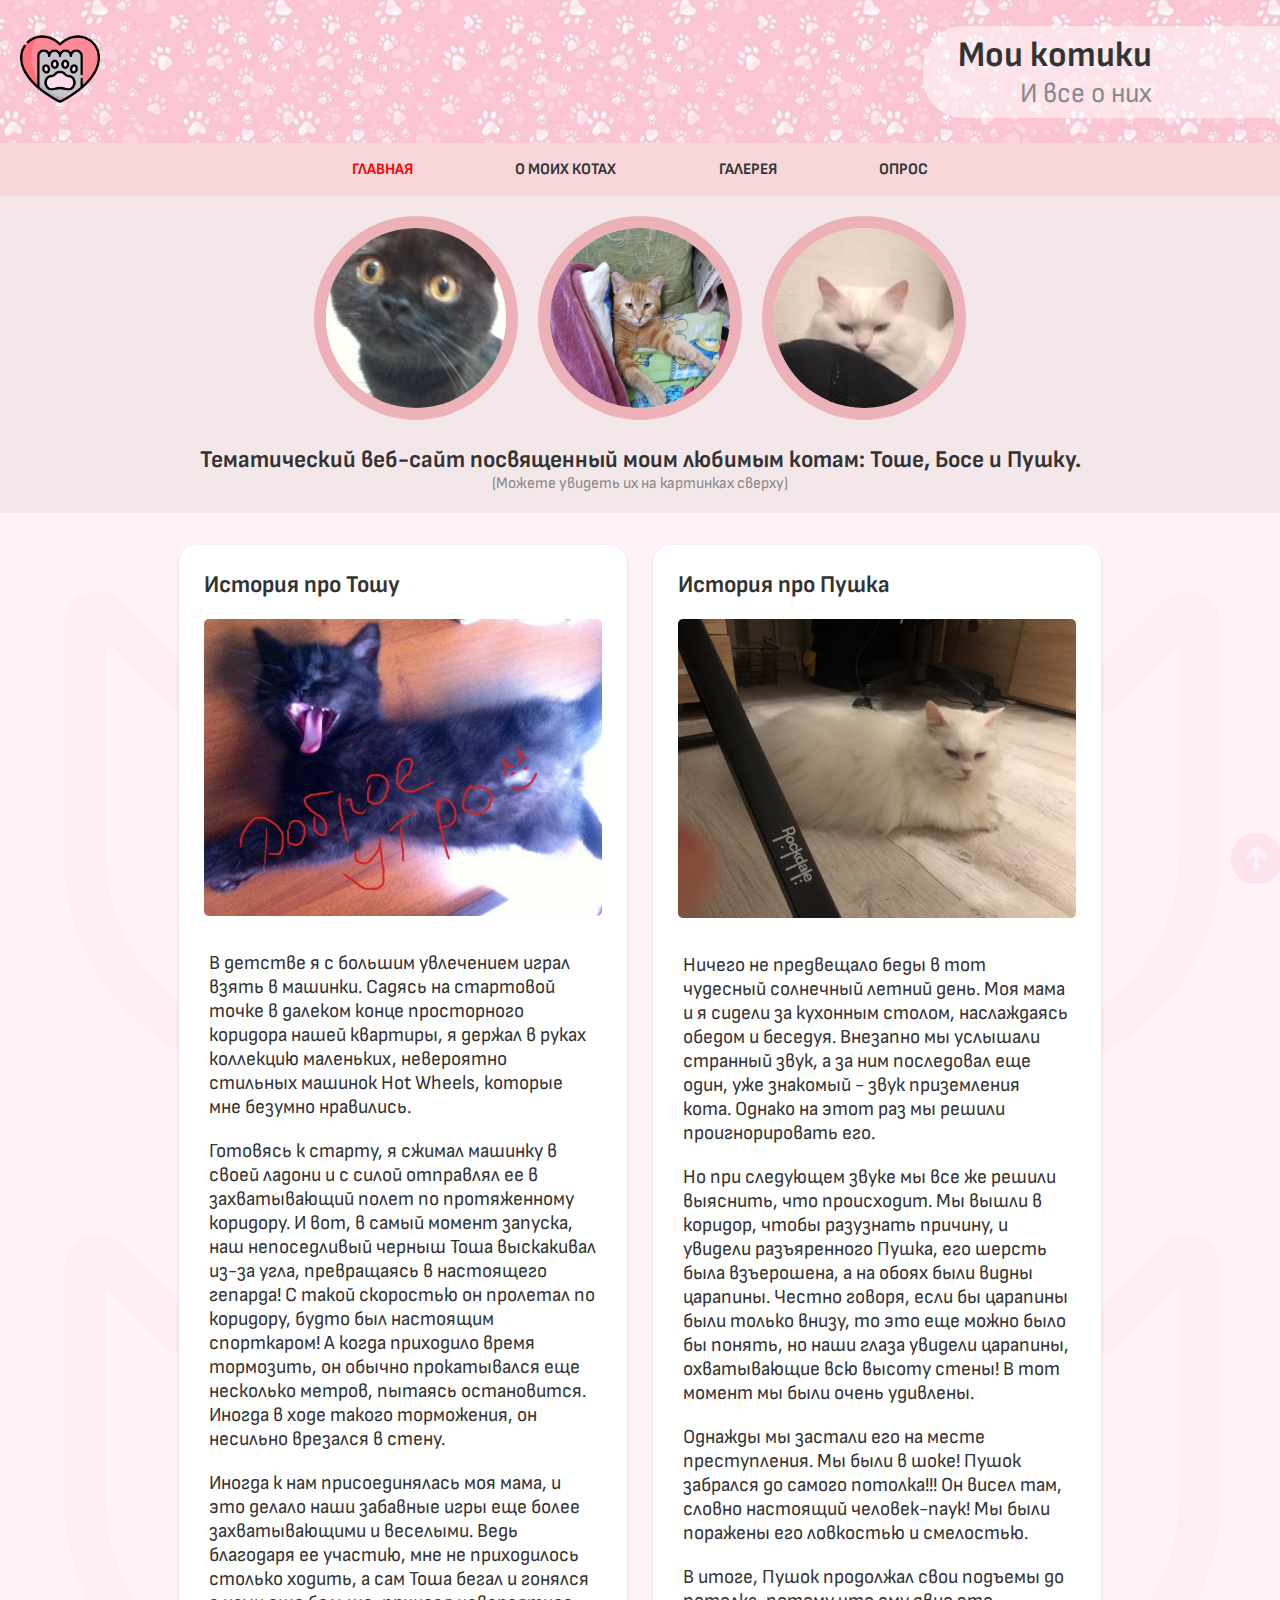
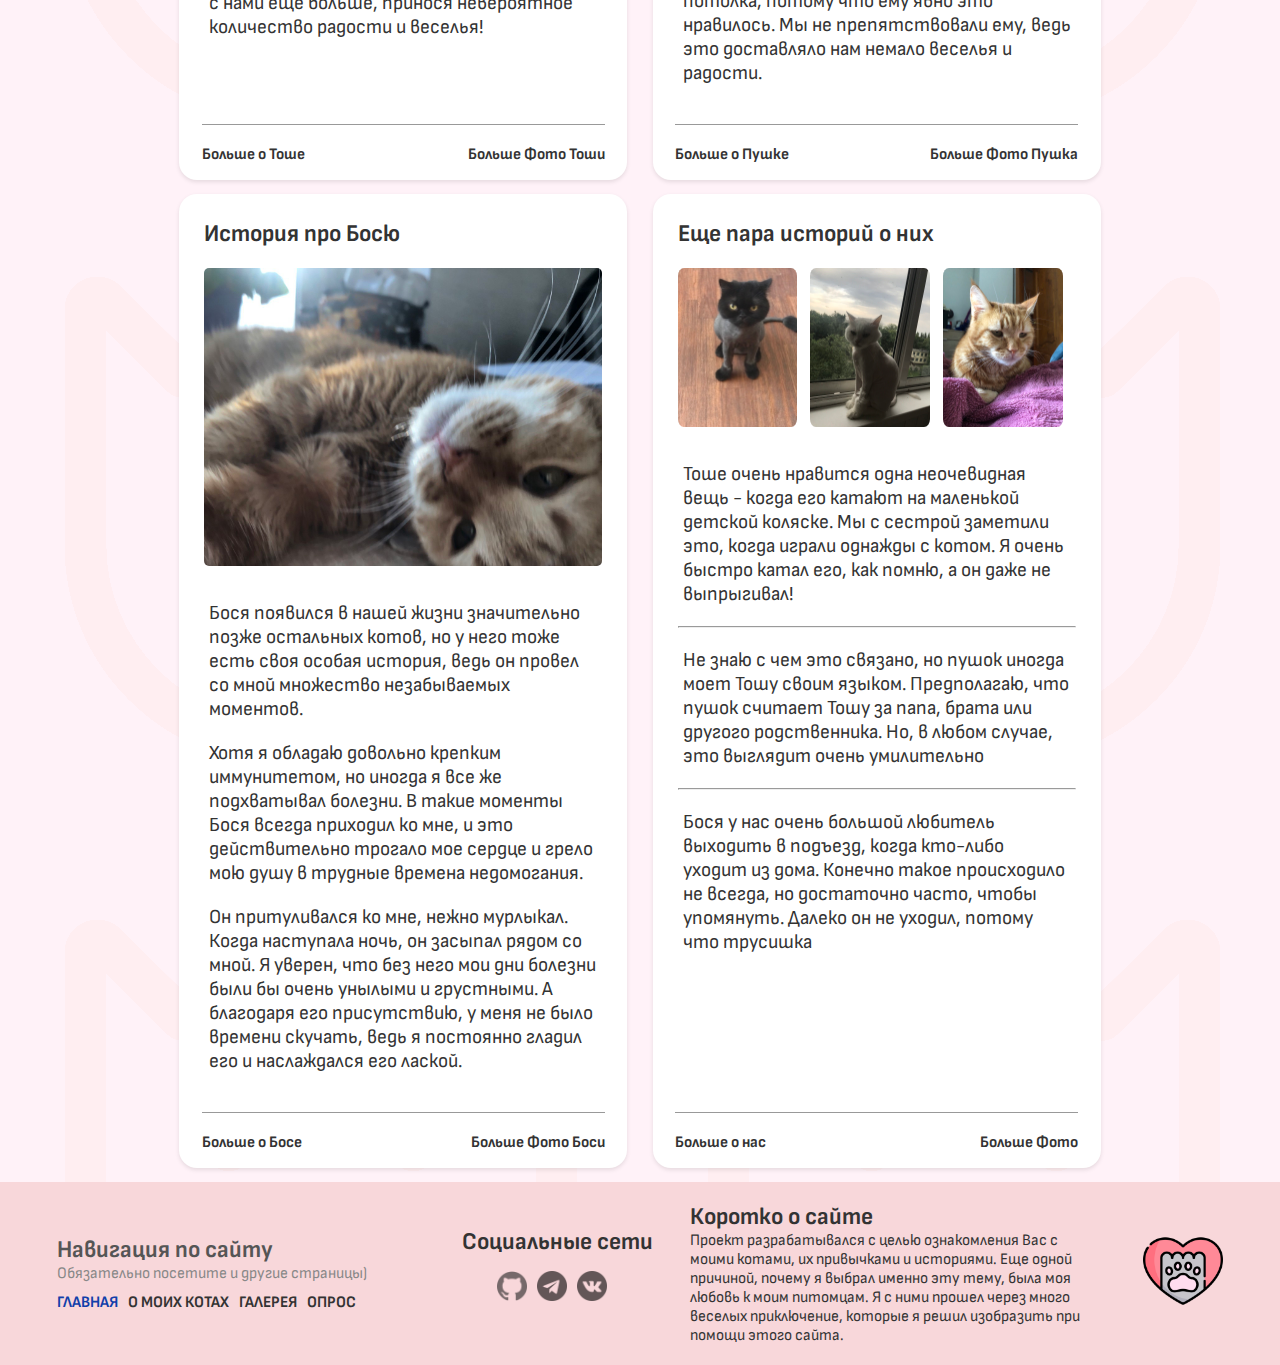
<file: index.html>
<!DOCTYPE html>
<html lang="">
<head>
    <meta charset="utf-8">
    <meta name="viewport" content="width=device-width, initial-scale=1">
    <meta name="description" content="Главная Сайт Данила Костина из группы ИС-23 о его котах.">
    <meta name="Keywords" content="Бося, Пушок, Тоша, ИС-23, Костин Данил, коты">
    <link rel="shortcut icon" href="img/Logo.png" type="image/png">
    <link rel="stylesheet" type="text/css" href="styles/style_index.css">

    <title>Мои питомцы</title>
</head>
<body class="b-page">
    <div class="b-head">
        <div class="b-head__top">
            <div class="b-head-top">
                <div class="b-head-top__logo">
                    <div class="b-logo">
                        <img src="img/Logo.png" alt="Logo" class="b-logo__img">
                    </div>
                </div>
                <div class="b-head-top__text">
                    <div class="b-head-top-text">
                        <div class="b-head-top__header">
                            Мои котики
                        </div>
                        <div class="b-head-top__subtext">
                            И все о них 
                        </div>
                    </div>
                </div>
            </div>
        </div>
        <div class="b-head__menu">
            <div class="b-menu">
                <a href="#" class='b-link b-link_menu b-link_menu_active' >ГЛАВНАЯ</a>
                <a href="about.html" class='b-link b-link_menu' >О МОИХ КОТАХ</a>
                <a href="gallery.html" class='b-link b-link_menu'>ГАЛЕРЕЯ</a>
                <a href="form.html" class='b-link b-link_menu'>ОПРОС</a>
            </div>
        </div>
    </div>

    <div class="b-preview">
        <div class="b-preview__images">
            <div class="b-preview-images">
                <div class="b-preview-images">
                    <img src="img/tosha1.png" alt="Тоша" class="b-img_preview-images b-img_radius-100">
                </div>
                <div class="b-preview-images">
                    <img src="img/bosya1.png" alt="Бося" class="b-img_preview-images b-img_radius-100">
                </div>
                <div class="b-preview-images">
                    <img src="img/pushok1.png" alt="Пушок" class="b-img_preview-images b-img_radius-100">
                </div>
            </div>
        </div>
        <div class="b-preview__text">
            <div class="b-preview-text">
                <div class="b-preview-text__header">
                    Тематический веб-сайт посвященный моим любимым котам: Тоше, Босе и Пушку.
                </div>
                <div class="b-preview-text__subtext">
                    (Можете увидеть их на картинках сверху)
                </div>
            </div>
        </div>
    </div>

    <div class="b-main">

        <div class="b-main__item">
            <div class="b-article clearfix">
                <div class="b-article__header">
                    История про Тошу
                </div>
                <div class="b-article__content">
                    <div class="b-content">
                        <div class="b-content__images">
                            <div class="b-content-images">
                                <div class="b-content__img">
                                    <img src="img/tosha3.png" alt="Тоша" class="b-img_content b-img_content_big ">
                                </div>
                            </div>
                        </div>
                        <div class="b-content__text">
                            <p>В детстве я с большим увлечением играл взять в машинки. Садясь на стартовой точке в далеком конце просторного коридора нашей квартиры, я держал в руках коллекцию маленьких, невероятно стильных машинок Hot Wheels, которые мне безумно нравились.</p>
                            <p>Готовясь к старту, я сжимал машинку в своей ладони и с силой отправлял ее в захватывающий полет по протяженному коридору. И вот, в самый момент запуска, наш непоседливый черныш Тоша выскакивал из-за угла, превращаясь в настоящего гепарда! С такой скоростью он пролетал по коридору, будто был настоящим спорткаром! А когда приходило время тормозить, он обычно прокатывался еще несколько метров, пытаясь остановится. Иногда в ходе такого торможения, он несильно врезался в стену.</p>
                            <p>Иногда к нам присоединялась моя мама, и это делало наши забавные игры еще более захватывающими и веселыми. Ведь благодаря ее участию, мне не приходилось столько ходить, а сам Тоша бегал и гонялся с нами еще больше, принося невероятное количество радости и веселья!</p>
                        </div>
                    </div>
                </div>
                <div class="b-article__footer">
                    <div class="b-article-footer">
                        <div class="b-article-footer__nav">
                            <a href="about.html#tosha" class="b-link b-link_nav">Больше о Тоше</a>
                            <a href="gallery.html#tosha" class="b-link b-link_nav">Больше Фото Тоши</a>
                        </div>
                    </div>  
                </div>
            </div>
        </div>    

        

        <div class="b-main__item">
            <div class="b-article clearfix">
                <div class="b-article__header">
                    История про Пушка
                </div>
                <div class="b-article__content">
                    <div class="b-content">
                        <div class="b-content__images">
                            <div class="b-content-images">
                                <div class="b-content__img">
                                    <img src="img/pushok3.png" alt="Тоша" class="b-img_content b-img_content_big">
                                </div>
                            </div>
                        </div>
                        <div class="b-content__text">
                            <p>Ничего не предвещало беды в тот чудесный солнечный летний день. Моя мама и я сидели за кухонным столом, наслаждаясь обедом и беседуя. Внезапно мы услышали странный звук, а за ним последовал еще один, уже знакомый - звук приземления кота. Однако на этот раз мы решили проигнорировать его.</p>
                            <p>Но при следующем звуке мы все же решили выяснить, что происходит. Мы вышли в коридор, чтобы разузнать причину, и увидели разъяренного Пушка, его шерсть была взъерошена, а на обоях были видны царапины. Честно говоря, если бы царапины были только внизу, то это еще можно было бы понять, но наши глаза увидели царапины, охватывающие всю высоту стены! В тот момент мы были очень удивлены.</p>
                            <p>Однажды мы застали его на месте преступления. Мы были в шоке! Пушок забрался до самого потолка!!! Он висел там, словно настоящий человек-паук! Мы были поражены его ловкостью и смелостью.</p>
                            <p>В итоге, Пушок продолжал свои подъемы до потолка, потому что ему явно это нравилось. Мы не препятствовали ему, ведь это доставляло нам немало веселья и радости.</p>
                        </div>
                    </div>
                </div>
                <div class="b-article__footer">
                    <div class="b-article-footer">
                        <div class="b-article-footer__nav">
                            <a href="about.html#pushok" class="b-link b-link_nav">Больше о Пушке</a>
                            <a href="gallery.html#tosha" class="b-link b-link_nav">Больше Фото Пушка</a>
                        </div>
                    </div>  
                </div>
            </div>
        </div>

        <div class="b-main__item">
            <div class="b-article clearfix">
                <div class="b-article__header">
                    История про Босю
                </div>
                <div class="b-article__content">
                    <div class="b-content">
                        <div class="b-content__images">
                            <div class="b-content-images">
                                <div class="b-content__img">
                                    <img src="img/bosya3.png" alt="Тоша" class="b-img_content b-img_content_big">
                                </div>
                            </div>
                        </div>
                        <div class="b-content__text">
                            <p>Бося появился в нашей жизни значительно позже остальных котов, но у него тоже есть своя особая история, ведь он провел со мной множество незабываемых моментов.</p>
                            <p>Хотя я обладаю довольно крепким иммунитетом, но иногда я все же подхватывал болезни. В такие моменты Бося всегда приходил ко мне, и это действительно трогало мое сердце и грело мою душу в трудные времена недомогания.</p>
                            <p>Он притуливался ко мне, нежно мурлыкал. Когда наступала ночь, он засыпал рядом со мной. Я уверен, что без него мои дни болезни были бы очень унылыми и грустными. А благодаря его присутствию, у меня не было времени скучать, ведь я постоянно гладил его и наслаждался его лаской.</p>
                        </div>
                    </div>
                </div>
                <div class="b-article__footer">
                    <div class="b-article-footer">
                        <div class="b-article-footer__nav">
                            <a href="about.html#bosya" class="b-link b-link_nav">Больше о Босе</a>
                            <a href="gallery.html#bosya" class="b-link b-link_nav">Больше Фото Боси</a>
                        </div>
                    </div>  
                </div>
            </div>
        </div>

        <div class="b-main__item">
            <div class="b-article clearfix">
                <div class="b-article__header">
                    Еще пара историй о них
                </div>
                <div class="b-article__content">
                    <div class="b-content">
                        <div class="b-content__images">
                            <div class="b-content-images">
                                <div class="b-content__img">
                                    <img src="img/tosha6.png" alt="Тоша" class="b-img_content b-img_content_small b-img_radius-50">
                                </div>
                                <div class="b-content__img b-content__img_small">
                                    <img src="img/pushok2.png" alt="Тоша" class="b-img_content b-img_content_small b-img_radius-50">
                                </div>
                                <div class="b-content__img b-content__img_small">
                                    <img src="img/bosya5.png" alt="Тоша" class="b-img_content b-img_content_small b-img_radius-50">
                                </div>
                            </div>
                        </div>
                        <div class="b-content__text">
                            <p>Тоше очень нравится одна неочевидная вещь - когда его катают на маленькой детской коляске. Мы с сестрой заметили это, когда играли однажды с котом. Я очень быстро катал его, как помню, а он даже не выпрыгивал!</p>
                            <hr>
                            <p>Не знаю с чем это связано, но пушок иногда моет Тошу своим языком. Предполагаю, что пушок считает Тошу за папа, брата или другого родственника. Но, в любом случае, это выглядит очень умилительно</p>
                            <hr>
                            <p>Бося у нас очень большой любитель выходить в подъезд, когда кто-либо уходит из дома. Конечно такое происходило не всегда, но достаточно часто, чтобы упомянуть. Далеко он не уходил, потому что трусишка</p>
                        </div>
                    </div>
                </div>
                <div class="b-article__footer">
                    <div class="b-article-footer">
                        <div class="b-article-footer__nav">
                            <a href="about.html" class="b-link b-link_nav">Больше о нас</a>
                            <a href="gallery.html" class="b-link b-link_nav">Больше Фото</a>
                        </div>
                    </div>  
                </div>
            </div>
        </div>
    </div>

    <div class="b-footer">
        <div  class="b-footer__nav">
            <div class="b-footer-nav">
                <div class="b-footer-nav__text">
                    <div class="b-footer-nav-text">
                        <div class="b-footer-nav__header">
                            Навигация по сайту
                        </div>
                        <div class="b-footer-nav__subtext">
                            Обязательно посетите и другие страницы)
                        </div>
                    </div>
                    <div class="b-footer-nav__links">
                        <div class="b-footer-nav-links">
                <a href="#" class='b-link b-link_footer-nav b-link_footer-nav_active' >ГЛАВНАЯ</a>
                <a href="about.html" class='b-link b-link_footer-nav' >О МОИХ КОТАХ</a>
                <a href="gallery.html" class='b-link b-link_footer-nav'>ГАЛЕРЕЯ</a>
                <a href="form.html" class='b-link b-link_footer-nav'>ОПРОС</a>
                        </div>
                    </div>
                </div>
            </div>
        </div>
        <div  class="b-footer__social">
            <div class="b-networks">
                <div class="b-networks__header">
                    Социальные сети
                </div>
                <div class="b-networks__links">
                    <div class="b-networks__github">
                        <a href="https://github.com/danilporkchop15" class="b-link b-link_networks"><img src="img/github.png" alt="github" class="b-img_networks"></a>
                    </div>
                    <div class="b-networks__telegram">
                        <a href="https://t.me/porkchoppppppp" class="b-link b-link_networks"><img src="img/telegram.png" alt="telegram" class="b-img_networks"></a>
                    </div>
                    <div class="b-networks__vk">
                        <a href="https://vk.com/oceanm4n" class="b-link b-link_networks"><img src="img/vk.png" alt="vk" class="b-img_networks"></a>
                    </div>
                </div>
            </div>
        </div>
        <div  class="b_footer__about">
            <div class="b-about">
                <div class="b-about__header">
                    Коротко о сайте
                </div>
                <div class="b-about__text">
                    Проект разрабатывался с целью ознакомления Вас с моими котами, их привычками и историями. Еще одной причиной, почему я выбрал именно эту тему, была моя любовь к моим питомцам. Я с ними прошел через много веселых приключение, которые я решил изобразить при помощи этого сайта.
                </div>
            </div>
        </div>
        <div class="b-footer__logo">
            <div class="b-logo">
                <img src="img/Logo.png" alt="Logo" class="b-logo__img">
            </div>
        </div>
    </div>

    <div class="b-to-top"> 
        <div class="b-to-top_img">
            <a href="#"><img src="img/up.png" alt="наверх   " class="b-img_to-top"></a>
        </div>  
    </div>

</body>
</html>
</file>
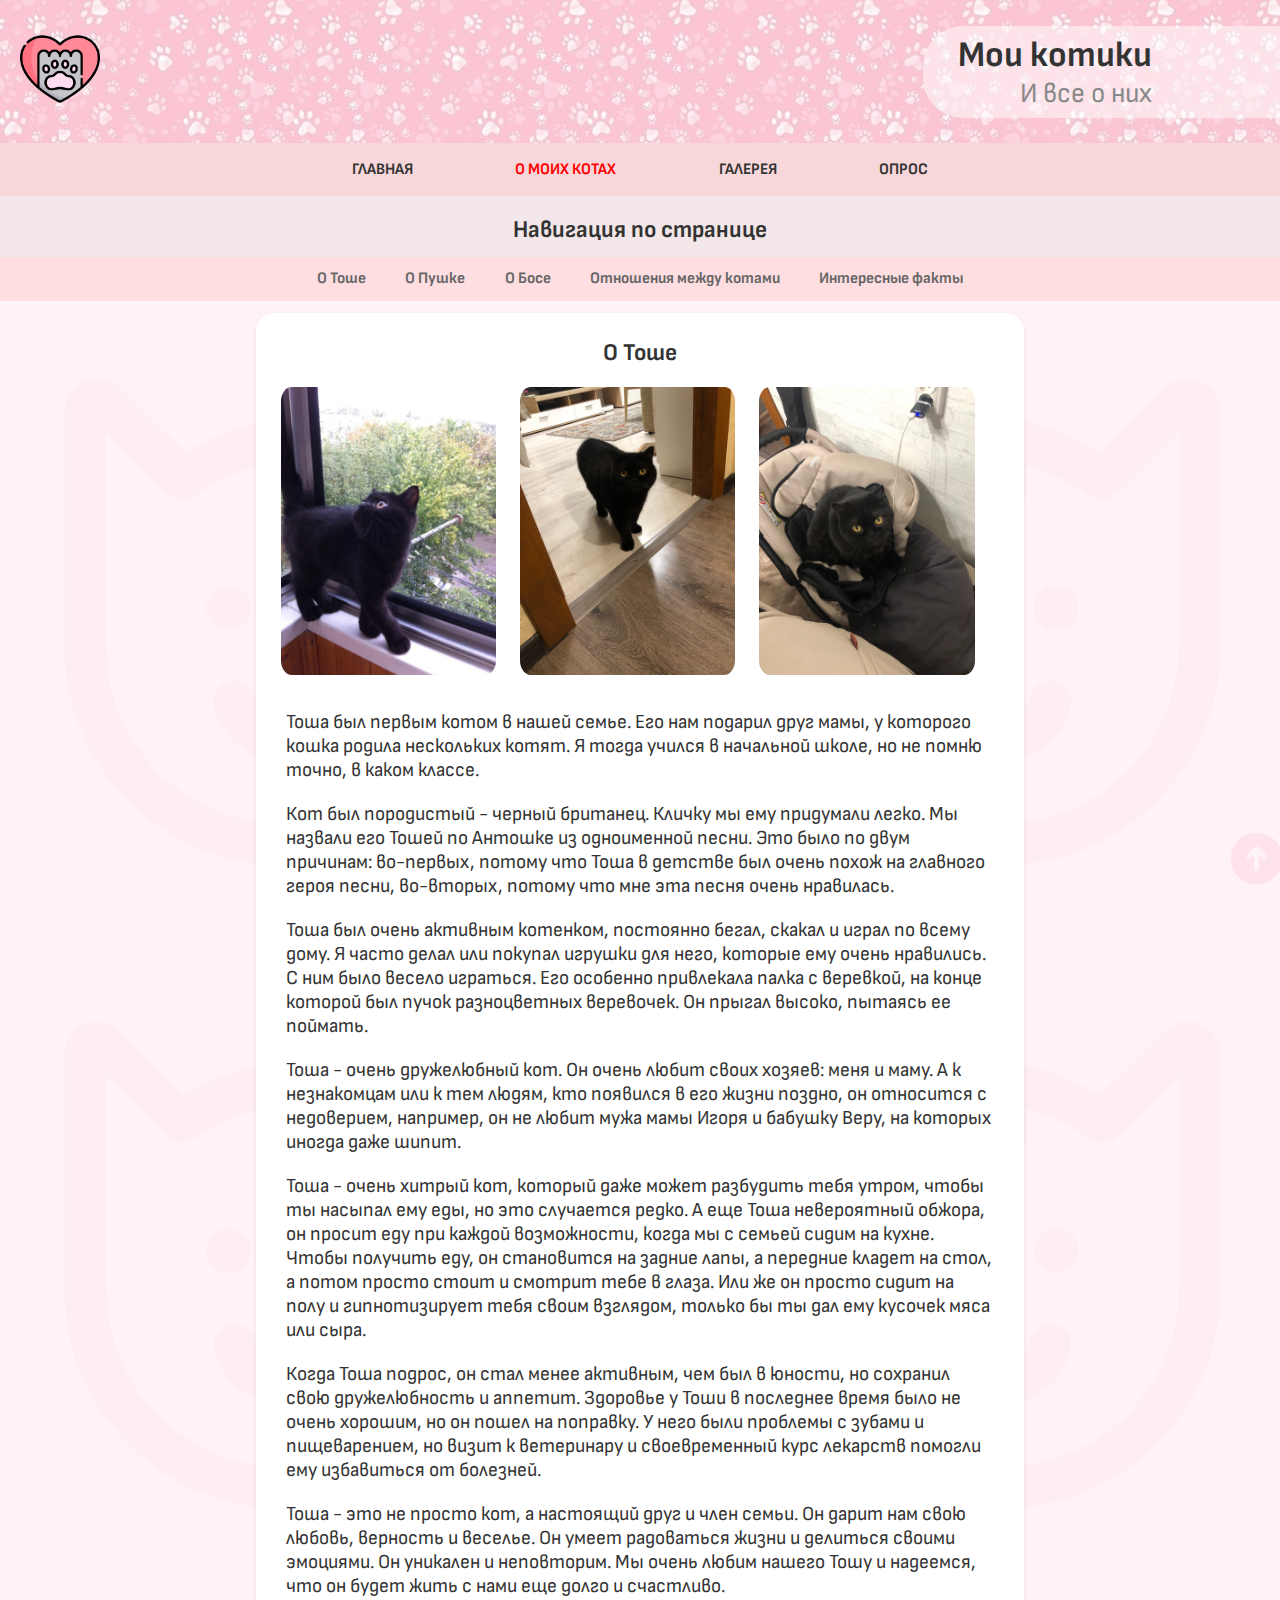
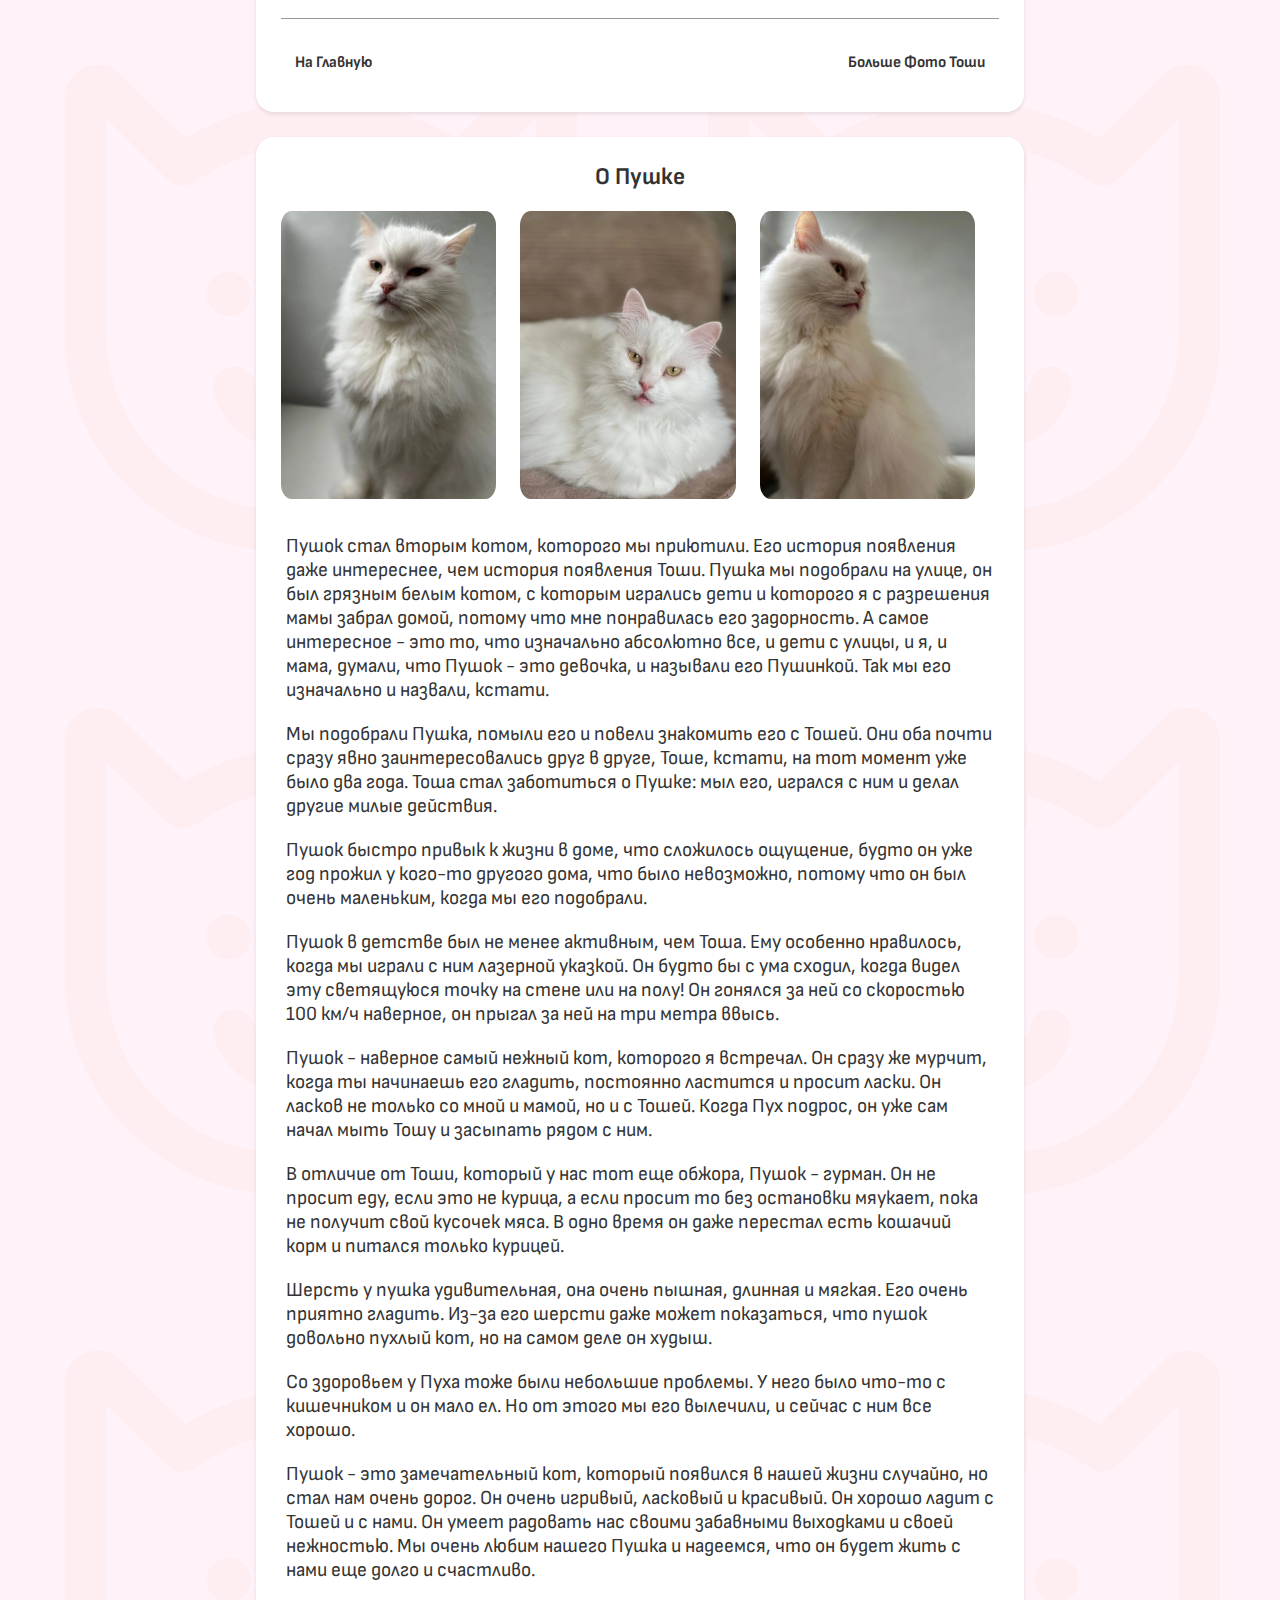
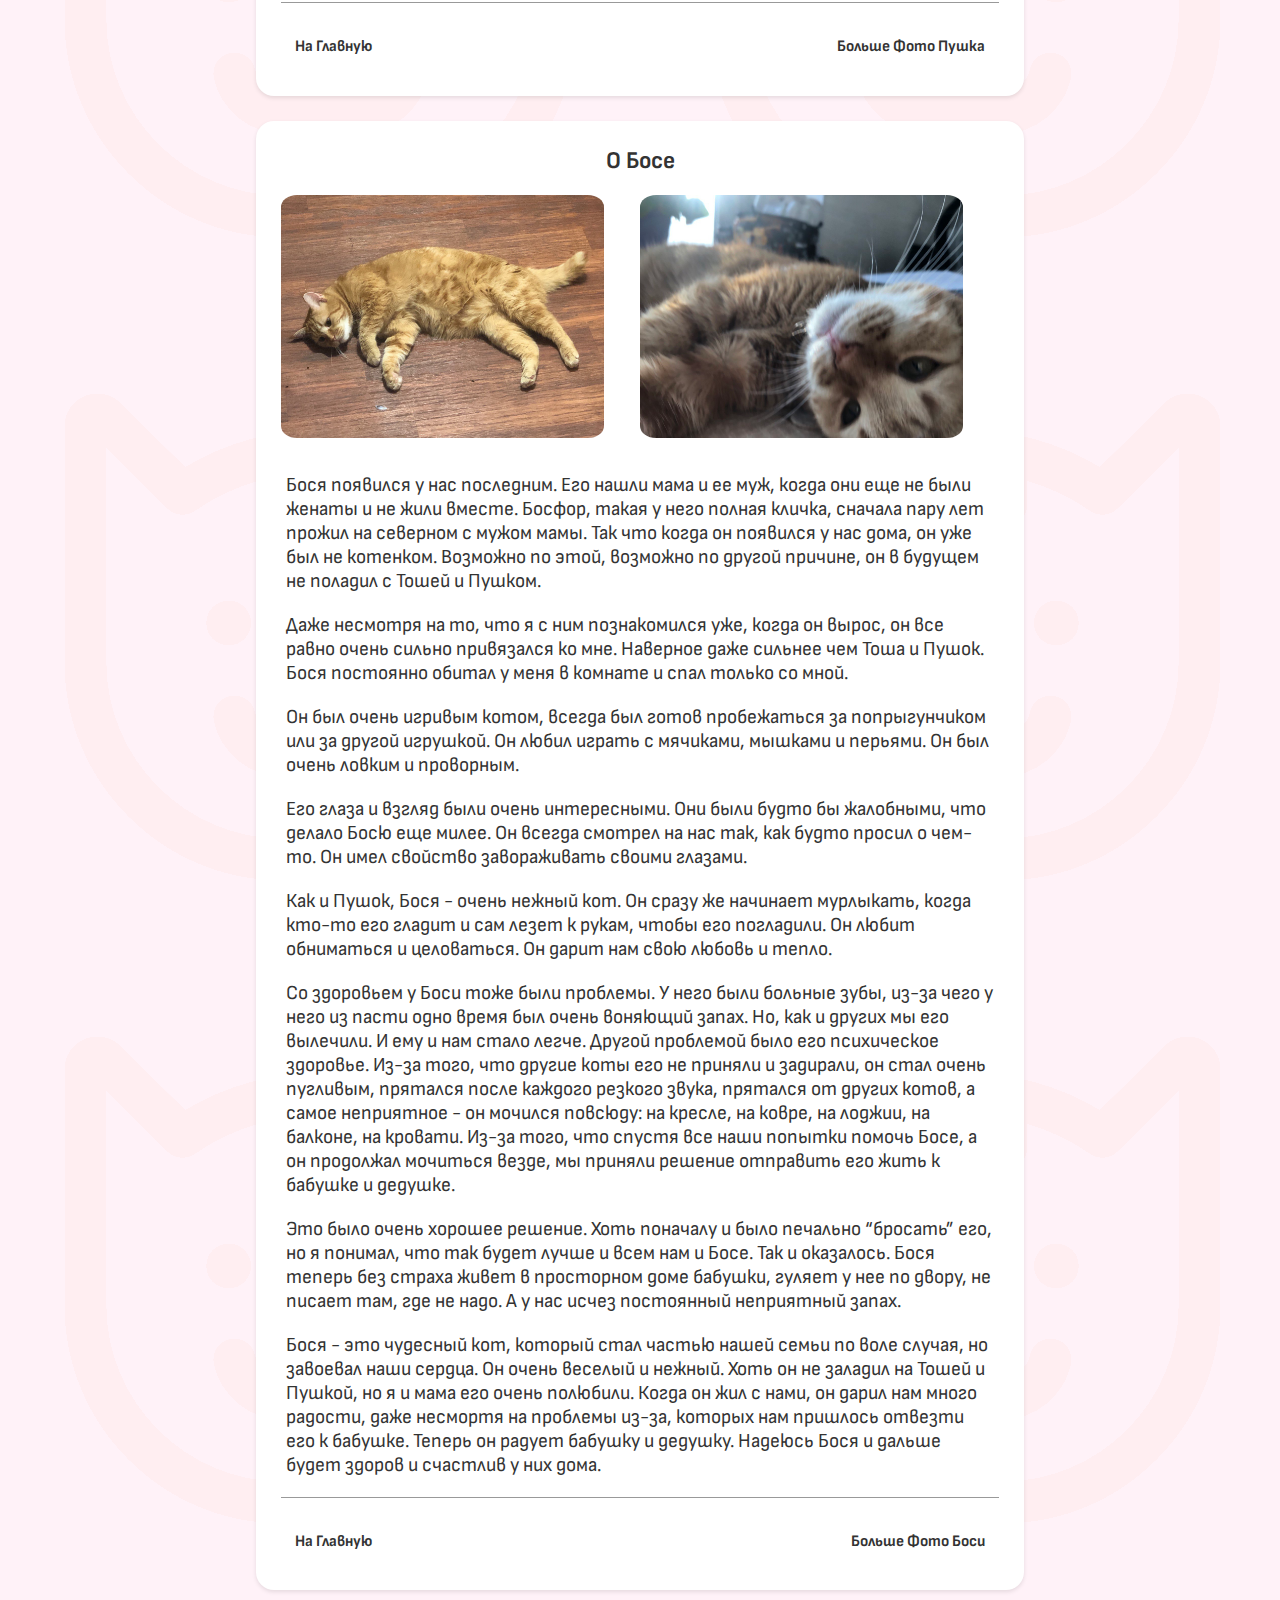
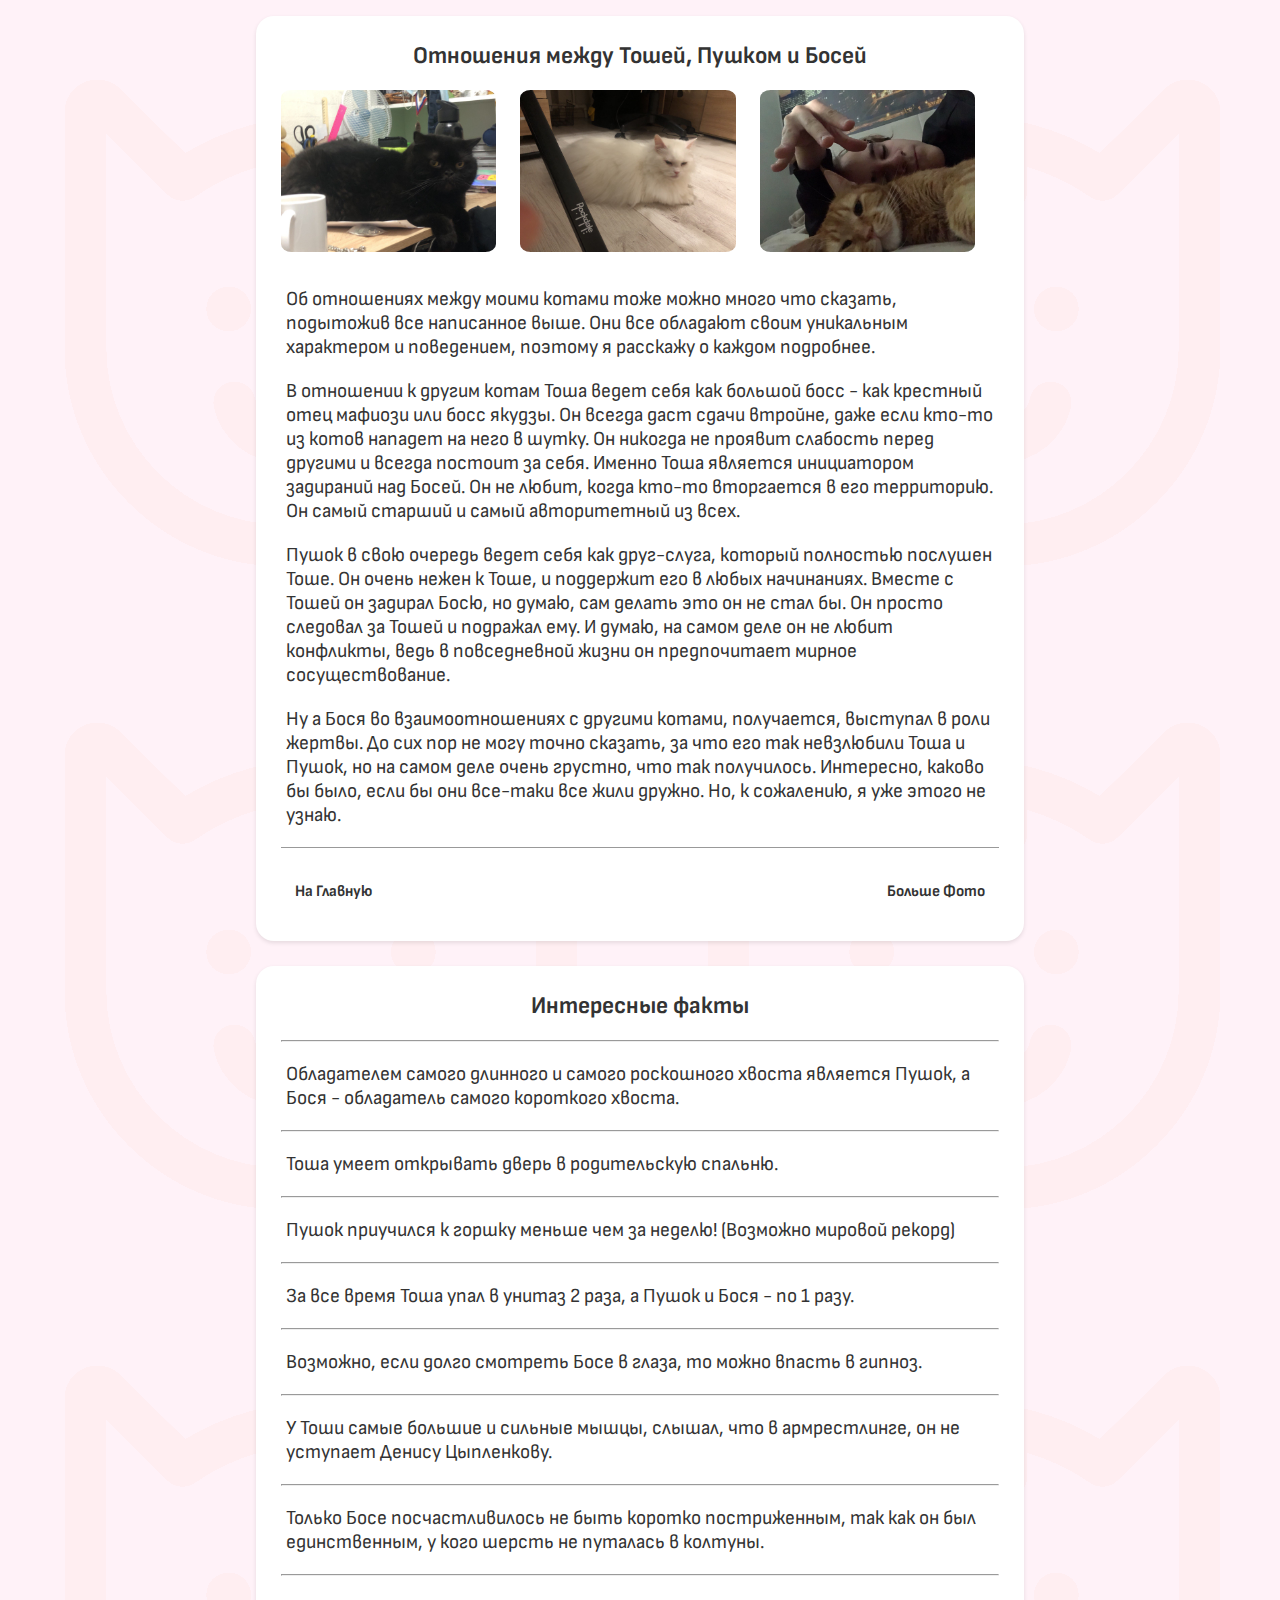
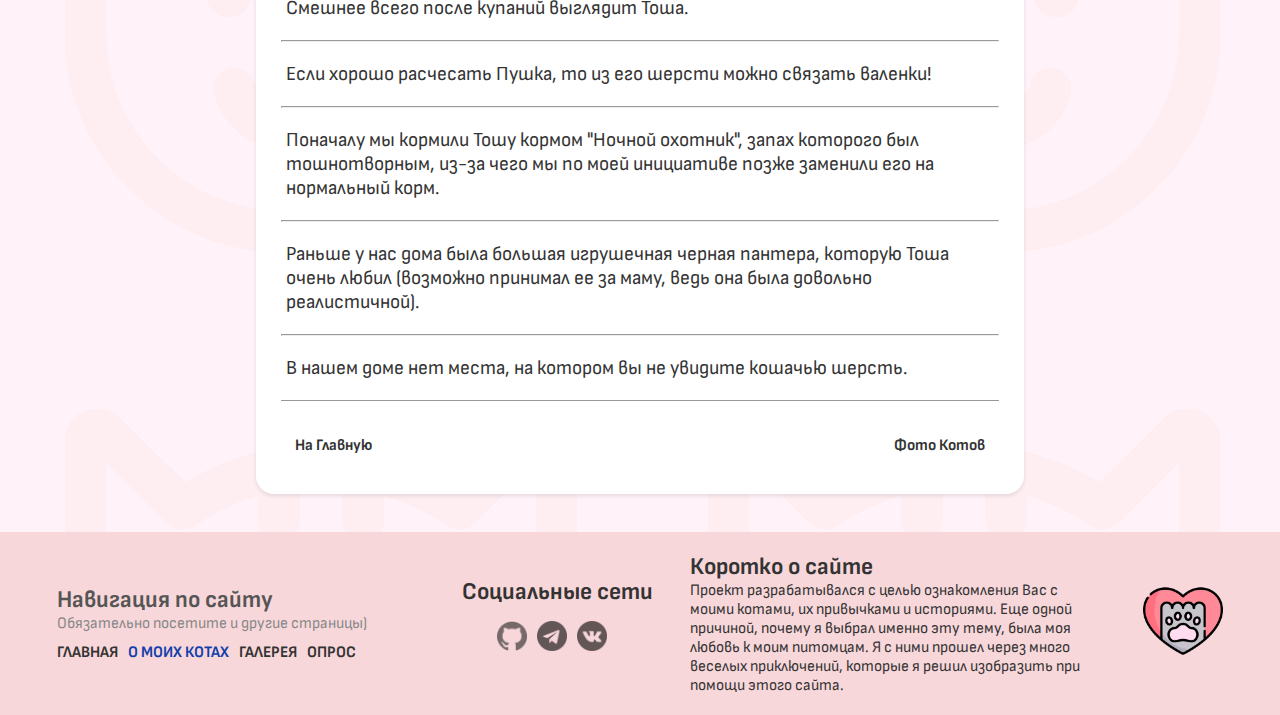
<file: about.html>
<!DOCTYPE html>
<html lang="">
<head>
    <meta charset="utf-8">
    <meta name="viewport" content="width=device-width, initial-scale=1">
    <meta name="description" content="О моих котах. Сайт Данила Костина из группы ИС-23 о его котах.">
    <meta name="Keywords" content="Бося, Пушок, Тоша, ИС-23, Костин Данил, коты">
    <link rel="shortcut icon" href="img/pushok_icon.png" type="image/png">
    <link rel="stylesheet" type="text/css" href="styles/style_about.css">
    <title>О моих котах</title>
</head>

<body class="b-page"> 
    <div class="b-head">
        <div class="b-head__top">
            <div class="b-head-top">
                <div class="b-head-top__logo">
                    <div class="b-logo">
                        <img src="img/Logo.png" alt="Logo" class="b-logo__img">
                    </div>
                </div>
                <div class="b-head-top__text">
                    <div class="b-head-top-text">
                        <div class="b-head-top__header">
                            Мои котики
                        </div>
                        <div class="b-head-top__subtext">
                            И все о них 
                        </div>
                    </div>
                </div>
            </div>
        </div>
        <div class="b-head__menu">
            <div class="b-menu">
                <a href="index.html" class='b-link b-link_menu' >ГЛАВНАЯ</a>
                <a href="#" class='b-link b-link_menu b-link_menu_active' >О МОИХ КОТАХ</a>
                <a href="gallery.html" class='b-link b-link_menu'>ГАЛЕРЕЯ</a>
                <a href="form.html" class='b-link b-link_menu'>ОПРОС</a>
            </div>
        </div>
    </div>

    <div class="b-navigation"> 
        <div class="b-navigation__header">
            Навигация по странице
        </div>  
        <div class="b-navigation-links">
            <a href="#tosha" class="b-link b-link_navigation">О Тоше</a>  
            <a href="#pushok" class="b-link b-link_navigation">О Пушке</a>
            <a href="#bosya" class="b-link b-link_navigation">О Босе</a>
            <a href="#relations" class="b-link b-link_navigation">Отношения между котами</a>
            <a href="#facts" class="b-link b-link_navigation">Интересные факты</a>   
        </div>  
    </div>
    <div class="b-main">
       
        <div class="b-main__item" id="tosha">
            <div class="b-article clearfix">
                <div class="b-article__header">
                    О Тоше
                </div>
                <div class="b-article__content">
                    <div class="b-content">
                        <div class="b-content__images">
                            <div class="b-content-images">
                                <div class="b-content__img">
                                    <img src="img/tosha11.png" alt="Тоша" class="b-img_content b-img_content_small b-img_radius-50">
                                </div>
                                <div class="b-content__img b-content__img_small">
                                    <img src="img/tosha2.png" alt="Тоша" class="b-img_content b-img_content_small b-img_radius-50">
                                </div>
                                <div class="b-content__img b-content__img_small">
                                    <img src="img/tosha7.png" alt="Тоша" class="b-img_content b-img_content_small b-img_radius-50">
                                </div>
                            </div>
                        </div>
                        <div class="b-content__text">

                                <p>Тоша был первым котом в нашей семье. Его нам подарил друг мамы, у которого кошка родила нескольких котят. Я тогда учился в начальной школе, но не помню точно, в каком классе.</p> 
                                <p>Кот был породистый - черный британец. Кличку мы ему придумали легко. Мы назвали его Тошей по Антошке из одноименной песни. Это было по двум причинам: во-первых, потому что Тоша в детстве был очень похож на главного героя песни, во-вторых, потому что мне эта песня очень нравилась.
                                </p> 
                                <p>Тоша был очень активным котенком, постоянно бегал, скакал и играл по всему дому. Я часто делал или покупал игрушки для него, которые ему очень нравились. С ним было весело играться. Его особенно привлекала палка с веревкой, на конце которой был пучок разноцветных веревочек. Он прыгал высоко, пытаясь ее поймать.</p> 
                                <p>Тоша - очень дружелюбный кот. Он очень любит своих хозяев: меня и маму. А к незнакомцам или к тем людям, кто появился в его жизни поздно, он относится с недоверием, например, он не любит мужа мамы Игоря и бабушку Веру, на которых иногда даже шипит.</p> 
                                <p>Тоша - очень хитрый кот, который даже может разбудить тебя утром, чтобы ты насыпал ему еды, но это случается редко. А еще Тоша невероятный обжора, он просит еду при каждой возможности, когда мы с семьей сидим на кухне. Чтобы получить еду, он становится на задние лапы, а передние кладет на стол, а потом просто стоит и смотрит тебе в глаза. Или же он просто сидит на полу и гипнотизирует тебя своим взглядом, только бы ты дал ему кусочек мяса или сыра.</p> 
                                <p>Когда Тоша подрос, он стал менее активным, чем был в юности, но сохранил свою дружелюбность и аппетит. Здоровье у Тоши в последнее время было не очень хорошим, но он пошел на поправку. У него были проблемы с зубами и пищеварением, но визит к ветеринару и своевременный курс лекарств помогли ему избавиться от болезней.</p>
                                <p>Тоша - это не просто кот, а настоящий друг и член семьи. Он дарит нам свою любовь, верность и веселье. Он умеет радоваться жизни и делиться своими эмоциями. Он уникален и неповторим. Мы очень любим нашего Тошу и надеемся, что он будет жить с нами еще долго и счастливо.</p>
                        </div>
                    </div>
                </div>
                <div class="b-article__footer">
                    <div class="b-article-footer">
                        <div class="b-article-footer__nav">
                            <a href="index.html" class="b-link b-link_nav">На Главную</a>
                            <a href="gallery.html#tosha" class="b-link b-link_nav">Больше Фото Тоши</a>
                        </div>
                    </div>  
                </div>
            </div>
        </div>
       
        <div class="b-main__item" id="pushok">
            <div class="b-article clearfix">
                <div class="b-article__header">
                    О Пушке
                </div>
                <div class="b-article__content">
                    <div class="b-content">
                        <div class="b-content__images">
                            <div class="b-content-images">
                                <div class="b-content__img">
                                    <img src="img/pushok4.png" alt="Пушок" class="b-img_content b-img_content_small b-img_radius-50">
                                </div>
                                <div class="b-content__img b-content__img_small">
                                    <img src="img/pushok6.png" alt="Пушок" class="b-img_content b-img_content_small b-img_radius-50">
                                </div>
                                <div class="b-content__img b-content__img_small">
                                    <img src="img/pushok5.png" alt="Пушок" class="b-img_content b-img_content_small b-img_radius-50">
                                </div>
                            </div>
                        </div>
                        <div class="b-content__text">
                            <p>Пушок стал вторым котом, которого мы приютили. Его история появления даже интереснее, чем история появления Тоши. Пушка мы подобрали на улице, он был грязным белым котом, с которым игрались дети и которого я с разрешения мамы забрал домой, потому что мне понравилась его задорность. А самое интересное - это то, что изначально абсолютно все, и дети с улицы, и я, и мама, думали, что Пушок - это девочка, и называли его Пушинкой. Так мы его изначально и назвали, кстати.</p> 
                            <p>Мы подобрали Пушка, помыли его и повели знакомить его с Тошей. Они оба почти сразу явно заинтересовались друг в друге, Тоше, кстати, на тот момент уже было два года. Тоша стал заботиться о Пушке: мыл его, игрался с ним и делал другие милые действия.</p> 
                            <p>Пушок быстро привык к жизни в доме, что сложилось ощущение, будто он уже год прожил у кого-то другого дома, что было невозможно, потому что он был очень маленьким, когда мы его подобрали.</p> 
                            <p>Пушок в детстве был не менее активным, чем Тоша. Ему особенно нравилось, когда мы играли с ним лазерной указкой. Он будто бы с ума сходил, когда видел эту светящуюся точку на стене или на полу! Он гонялся за ней со скоростью 100 км/ч наверное, он прыгал за ней на три метра ввысь.</p> 
                            <p>Пушок - наверное самый нежный кот, которого я встречал. Он сразу же мурчит, когда ты начинаешь его гладить, постоянно ластится и просит ласки. Он ласков не только со мной и мамой, но и с Тошей. Когда Пух подрос, он уже сам начал мыть Тошу и засыпать рядом с ним.</p> 
                            <p>В отличие от Тоши, который у нас тот еще обжора, Пушок - гурман. Он не просит еду, если это не курица, а если просит то без остановки мяукает, пока не получит свой кусочек мяса. В одно время он даже перестал есть кошачий корм и питался только курицей.</p> 
                            <p>Шерсть у пушка удивительная, она очень пышная, длинная и мягкая. Его очень приятно гладить. Из-за его шерсти даже может показаться, что пушок довольно пухлый кот, но на самом деле он худыш.</p> 
                            <p>Со здоровьем у Пуха тоже были небольшие проблемы. У него было что-то с кишечником и он мало ел. Но от этого мы его вылечили, и сейчас с ним все хорошо.</p> 
                            <p>Пушок - это замечательный кот, который появился в нашей жизни случайно, но стал нам очень дорог. Он очень игривый, ласковый и красивый. Он хорошо ладит с Тошей и с нами. Он умеет радовать нас своими забавными выходками и своей нежностью. Мы очень любим нашего Пушка и надеемся, что он будет жить с нами еще долго и счастливо.</p>
                        </div>
                    </div>
                </div>
                <div class="b-article__footer">
                    <div class="b-article-footer">
                        <div class="b-article-footer__nav">
                            <a href="index.html" class="b-link b-link_nav">На Главную</a>
                            <a href="gallery.html#pushok" class="b-link b-link_nav">Больше Фото Пушка</a>
                        </div>
                    </div>  
                </div>
            </div>
        </div>
       
        <div class="b-main__item" id="bosya">
            <div class="b-article clearfix">
                <div class="b-article__header">
                    О Босе
                </div>
                <div class="b-article__content">
                    <div class="b-content">
                        <div class="b-content__images">
                            <div class="b-content-images">
                                <div class="b-content__img b-content__img_small">
                                    <img src="img/bosya2.png" alt="Бося" class="b-img_content b-img_content_small b-img_radius-50">
                                </div>
                                <div class="b-content__img b-content__img_small">
                                    <img src="img/bosya3.png" alt="Бося" class="b-img_content b-img_content_small b-img_radius-50">
                                </div>
                            </div>
                        </div>
                        <div class="b-content__text">
                            <p>Бося появился у нас последним. Его нашли мама и ее муж, когда они еще не были женаты и не жили вместе. Босфор, такая у него полная кличка, сначала пару лет прожил на северном с мужом мамы. Так что когда он появился у нас дома, он уже был не котенком. Возможно по этой, возможно по другой причине, он в будущем не поладил с Тошей и Пушком.</p> 
                            <p>Даже несмотря на то, что я с ним познакомился уже, когда он вырос, он все равно очень сильно привязался ко мне. Наверное даже сильнее чем Тоша и Пушок. Бося постоянно обитал у меня в комнате и спал только со мной.</p> 
                            <p>Он был очень игривым котом, всегда был готов пробежаться за попрыгунчиком или за другой игрушкой. Он любил играть с мячиками, мышками и перьями. Он был очень ловким и проворным.</p> 
                            <p>Его глаза и взгляд были очень интересными. Они были будто бы жалобными, что делало Босю еще милее. Он всегда смотрел на нас так, как будто просил о чем-то. Он имел свойство завораживать своими глазами.</p> 
                            <p>Как и Пушок, Бося - очень нежный кот. Он сразу же начинает мурлыкать, когда кто-то его гладит и сам лезет к рукам, чтобы его погладили. Он любит обниматься и целоваться. Он дарит нам свою любовь и тепло.</p> 
                            <p>Со здоровьем у Боси тоже были проблемы. У него были больные зубы, из-за чего у него из пасти одно время был очень воняющий запах. Но, как и других мы его вылечили. И ему и нам стало легче. Другой проблемой было его психическое здоровье. Из-за того, что другие коты его не приняли и задирали, он стал очень пугливым, прятался после каждого резкого звука, прятался от других котов, а самое неприятное - он мочился повсюду: на кресле, на ковре, на лоджии, на балконе, на кровати. Из-за того, что спустя все наши попытки помочь Босе, а он продолжал мочиться везде, мы приняли решение отправить его жить к бабушке и дедушке.</p>
                            <p>Это было очень хорошее решение. Хоть поначалу и было печально “бросать” его, но я понимал, что так будет лучше и всем нам и Босе. Так и оказалось. Бося теперь без страха живет в просторном доме бабушки, гуляет у нее по двору, не писает там, где не надо. А у нас исчез постоянный неприятный запах.</p> 
                            <p>Бося - это чудесный кот, который стал частью нашей семьи по воле случая, но завоевал наши сердца. Он очень веселый и нежный. Хоть он не заладил на Тошей и Пушкой, но я и мама его очень полюбили. Когда он жил с нами, он дарил нам много радости, даже несмортя на проблемы из-за, которых нам пришлось отвезти его к бабушке. Теперь он радует бабушку и дедушку. Надеюсь Бося и дальше будет здоров и счастлив у них дома.</p>
                        </div>
                    </div>
                </div>
                <div class="b-article__footer">
                    <div class="b-article-footer">
                        <div class="b-article-footer__nav">
                            <a href="index.html" class="b-link b-link_nav">На Главную</a>
                            <a href="gallery.html#bosya" class="b-link b-link_nav">Больше Фото Боси</a>
                        </div>
                    </div>  
                </div>
            </div>
        </div>
       
        <div class="b-main__item" id="relations">
            <div class="b-article clearfix">
                <div class="b-article__header">
                    Отношения между Тошей, Пушком и Босей
                </div>
                <div class="b-article__content">
                    <div class="b-content">
                        <div class="b-content__images">
                            <div class="b-content-images">
                                <div class="b-content__img">
                                    <img src="img/tosha8.png" alt="Тоша" class="b-img_content b-img_content_small b-img_radius-50">
                                </div>
                                <div class="b-content__img b-content__img_small">
                                    <img src="img/pushok3.png" alt="Пушок" class="b-img_content b-img_content_small b-img_radius-50">
                                </div>
                                <div class="b-content__img b-content__img_small">
                                    <img src="img/bosya6.png" alt="Бося" class="b-img_content b-img_content_small b-img_radius-50">
                                </div>
                            </div>
                        </div>
                        <div class="b-content__text">
                            <p>Об отношениях между моими котами тоже можно много что сказать, подытожив все написанное выше. Они все обладают своим уникальным характером и поведением, поэтому я расскажу о каждом подробнее.</p> 
                            <p>В отношении к другим котам Тоша ведет себя как большой босс - как крестный отец мафиози или босс якудзы. Он всегда даст сдачи втройне, даже если кто-то из котов нападет на него в шутку. Он никогда не проявит слабость перед другими и всегда постоит за себя. Именно Тоша является инициатором задираний над Босей. Он не любит, когда кто-то вторгается в его территорию. Он самый старший и самый авторитетный из всех.</p>
                            <p>Пушок в свою очередь ведет себя как друг-слуга, который полностью послушен Тоше. Он очень нежен к Тоше, и поддержит его в любых начинаниях. Вместе с Тошей он задирал Босю, но думаю, сам делать это он не стал бы. Он просто следовал за Тошей и подражал ему. И думаю, на самом деле он не любит конфликты, ведь в повседневной жизни он предпочитает мирное сосуществование. </p> 
                            <p>Ну а Бося во взаимоотношениях с другими котами, получается, выступал в роли жертвы. До сих пор не могу точно сказать, за что его так невзлюбили Тоша и Пушок, но на самом деле очень грустно, что так получилось. Интересно, каково бы было, если бы они все-таки все жили дружно. Но, к сожалению, я уже этого не узнаю.</p>
                        </div>
                    </div>
                </div>
                <div class="b-article__footer">
                    <div class="b-article-footer">
                        <div class="b-article-footer__nav">
                            <a href="index.html" class="b-link b-link_nav">На Главную</a>
                            <a href="gallery.html" class="b-link b-link_nav">Больше Фото</a>
                        </div>
                    </div>  
                </div>
            </div>
        </div>
       
        <div class="b-main__item" id="facts">
            <div class="b-article clearfix">
                <div class="b-article__header">
                    Интересные факты
                </div>
                <div class="b-article__content">
                    <div class="b-content">
                        <div class="b-content__text">
                            <hr>
                            <p>Обладателем самого длинного и самого роскошного хвоста является Пушок, а Бося - обладатель самого короткого хвоста.</p>
                            <hr>
                            <p>Тоша умеет открывать дверь в родительскую спальню.</p>
                            <hr>
                            <p>Пушок приучился к горшку меньше чем за неделю! (Возможно мировой рекорд)</p>
                            <hr>
                            <p>За все время Тоша упал в унитаз 2 раза, а Пушок и Бося - по 1 разу.</p>
                            <hr>
                            <p>Возможно, если долго смотреть Босе в глаза, то можно впасть в гипноз.</p>
                            <hr>
                            <p>У Тоши самые большие и сильные мышцы, слышал, что в армрестлинге, он не уступает Денису Цыпленкову.</p>
                            <hr>
                            <p>Только Босе посчастливилось не быть коротко постриженным, так как он был единственным, у кого шерсть не путалась в колтуны.</p>
                            <hr>
                            <p>Смешнее всего после купаний выглядит Тоша.</p>
                            <hr>
                            <p>Если хорошо расчесать Пушка, то из его шерсти можно связать валенки!</p>
                            <hr>
                            <p>Поначалу мы кормили Тошу кормом "Ночной охотник", запах которого был тошнотворным, из-за чего мы по моей инициативе позже заменили его на нормальный корм.</p>
                            <hr>
                            <p>Раньше у нас дома была большая игрушечная черная пантера, которую Тоша очень любил (возможно принимал ее за маму, ведь она была довольно реалистичной).</p>
                            <hr>
                            <p>В нашем доме нет места, на котором вы не увидите кошачью шерсть.</p>
                        </div>
                    </div>
                </div>
                <div class="b-article__footer">
                    <div class="b-article-footer">
                        <div class="b-article-footer__nav">
                            <a href="index.html" class="b-link b-link_nav">На Главную</a>
                            <a href="gallery.html" class="b-link b-link_nav">Фото Котов</a>
                        </div>
                    </div>  
                </div>
            </div>
        </div>
       
     
    </div>

    <div class="b-footer">
        <div  class="b-footer__nav">
            <div class="b-footer-nav">
                <div class="b-footer-nav__text">
                    <div class="b-footer-nav-text">
                        <div class="b-footer-nav__header">
                            Навигация по сайту
                        </div>
                        <div class="b-footer-nav__subtext">
                            Обязательно посетите и другие страницы)
                        </div>
                    </div>
                    <div class="b-footer-nav__links">
                        <div class="b-footer-nav-links">
                <a href="index.html" class='b-link b-link_footer-nav' >ГЛАВНАЯ</a>
                <a href="#" class='b-link b-link_footer-nav b-link_footer-nav_active' >О МОИХ КОТАХ</a>
                <a href="gallery.html" class='b-link b-link_footer-nav'>ГАЛЕРЕЯ</a>
                <a href="form.html" class='b-link b-link_footer-nav'>ОПРОС</a>
                        </div>
                    </div>
                </div>
            </div>
        </div>
        <div  class="b-footer__social">
            <div class="b-networks">
                <div class="b-networks__header">
                    Социальные сети
                </div>
                <div class="b-networks__links">
                    <div class="b-networks__github">
                        <a href="https://github.com/danilporkchop15" class="b-link b-link_networks"><img src="img/github.png" alt="github" class="b-img_networks"></a>
                    </div>
                    <div class="b-networks__telegram">
                        <a href="https://t.me/porkchoppppppp" class="b-link b-link_networks"><img src="img/telegram.png" alt="telegram" class="b-img_networks"></a>
                    </div>
                    <div class="b-networks__vk">
                        <a href="https://vk.com/oceanm4n" class="b-link b-link_networks"><img src="img/vk.png" alt="vk" class="b-img_networks"></a>
                    </div>
                </div>
            </div>
        </div>
        <div  class="b_footer__about">
            <div class="b-about">
                <div class="b-about__header">
                    Коротко о сайте
                </div>
                <div class="b-about__text">
                    Проект разрабатывался с целью ознакомления Вас с моими котами, их привычками и историями. Еще одной причиной, почему я выбрал именно эту тему, была моя любовь к моим питомцам. Я с ними прошел через много веселых приключений, которые я решил изобразить при помощи этого сайта.
                </div>
            </div>
        </div>
        <div class="b-footer__logo">
            <div class="b-logo">
                <img src="img/Logo.png" alt="Logo" class="b-logo__img">
            </div>
        </div>
    </div>

    <div class="b-to-top"> 
        <div class="b-to-top_img">
            <a href="#"><img src="img/up.png" alt="наверх" class="b-img_to-top"></a>
        </div>  
    </div>

</body>
</html>
</file>
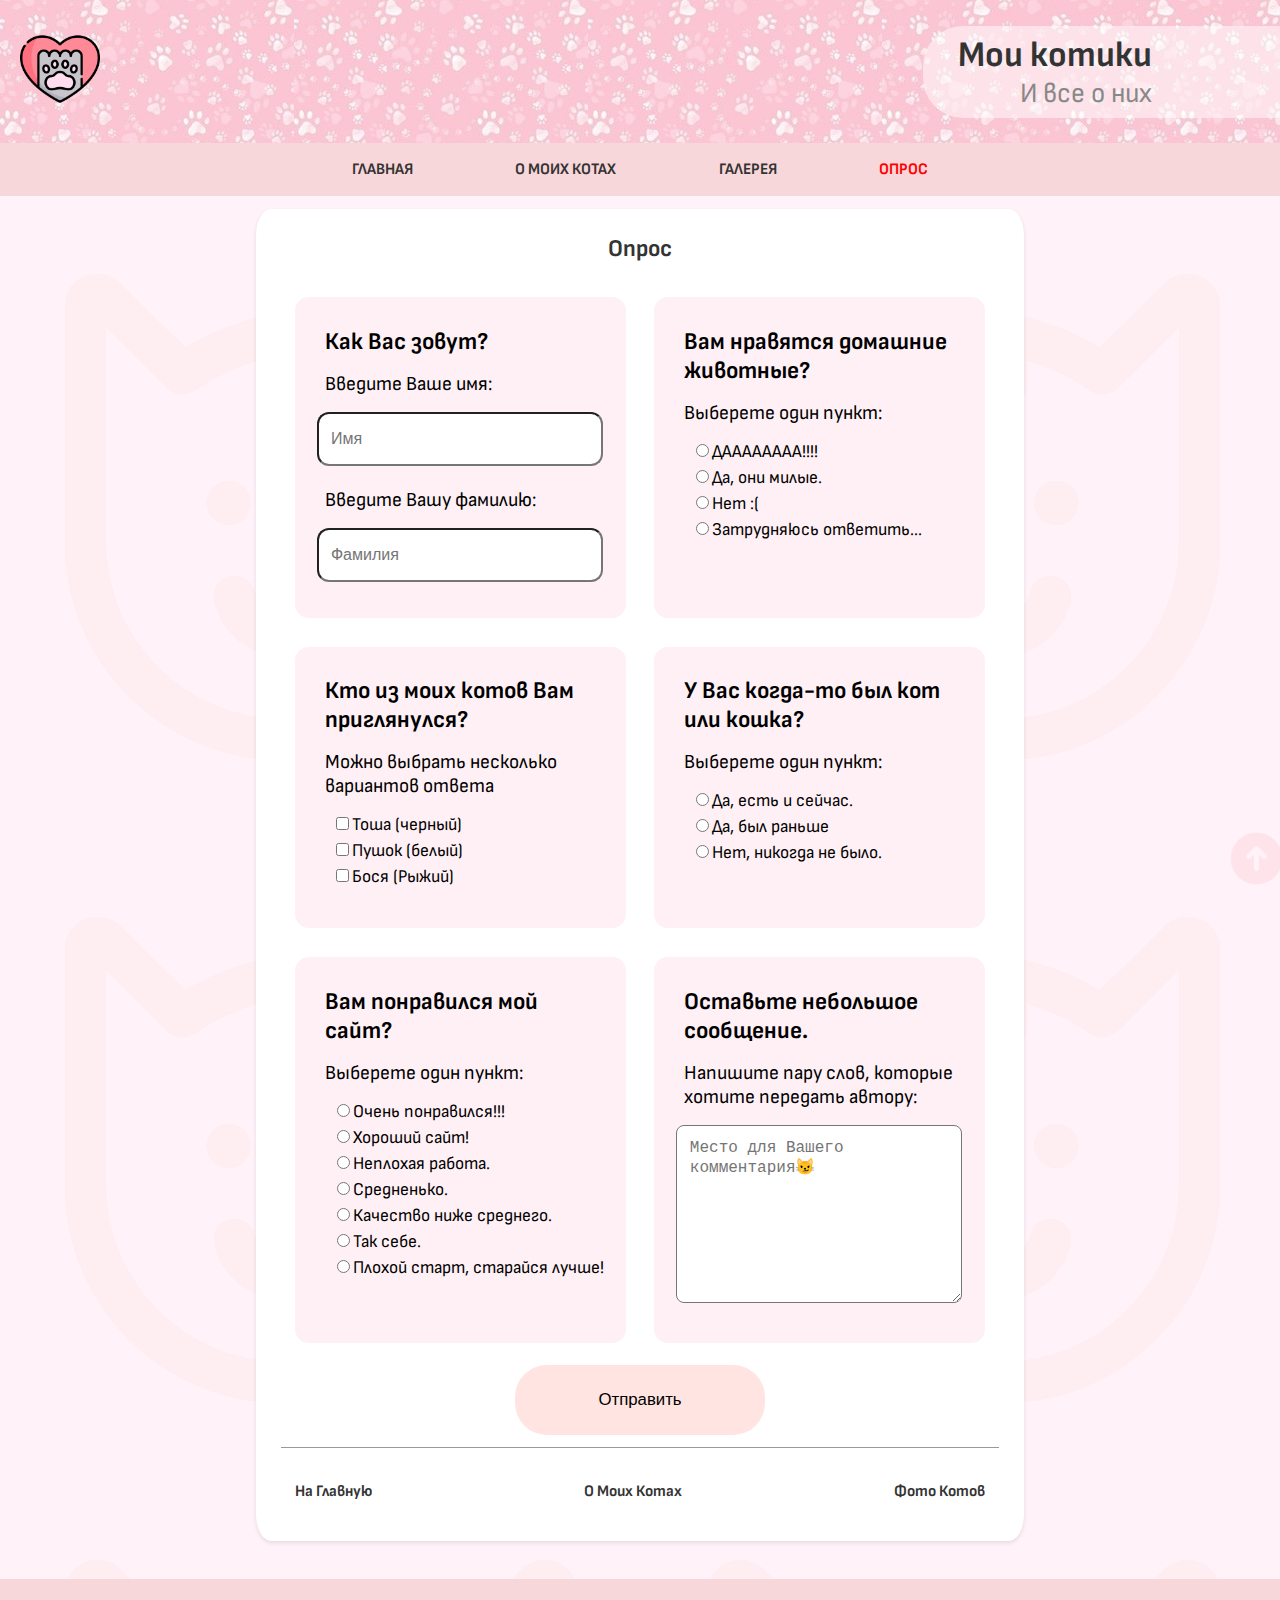
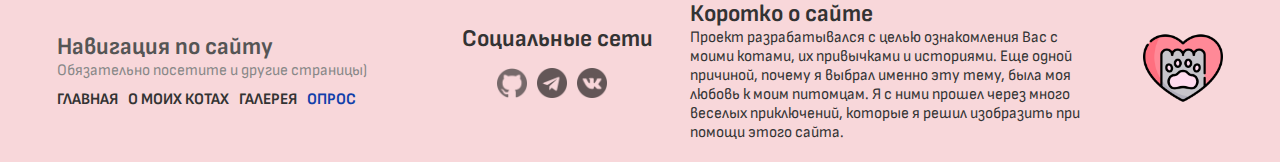
<file: form.html>
<!DOCTYPE html>
<html lang="">
<head>
    <meta charset="utf-8">
    <meta name="viewport" content="width=device-width, initial-scale=1">
    <meta name="description" content="Опрос. Сайт Данила Костина из группы ИС-23 о его котах.">
    <meta name="Keywords" content="Бося, Пушок, Тоша, ИС-23, Костин Данил, коты">
    <link rel="shortcut icon" href="img/tosha_icon.png" type="image/png">
    <link rel="stylesheet" type="text/css" href="styles/style_form.css">
    <title>Опрос</title>
</head>
    
<body class="b-page">
    <div class="b-head">
        <div class="b-head__top">
            <div class="b-head-top">
                <div class="b-head-top__logo">
                    <div class="b-logo">
                        <img src="img/Logo.png" alt="Logo" class="b-logo__img">
                    </div>
                </div>
                <div class="b-head-top__text">
                    <div class="b-head-top-text">
                        <div class="b-head-top__header">
                            Мои котики
                        </div>
                        <div class="b-head-top__subtext">
                            И все о них 
                        </div>
                    </div>
                </div>
            </div>
        </div>
        <div class="b-head__menu">
            <div class="b-menu">
                <a href="index.html" class='b-link b-link_menu' >ГЛАВНАЯ</a>
                <a href="about.html" class='b-link b-link_menu' >О МОИХ КОТАХ</a>
                <a href="gallery.html" class='b-link b-link_menu'>ГАЛЕРЕЯ</a>
                <a href="#" class='b-link b-link_menu b-link_menu_active'>ОПРОС</a>
            </div>
        </div>
    </div>
    <div class="b-main">

        <div class="b-main__item">
            <div class="b-article clearfix">
                <div class="b-article__header">
                    Опрос
                </div>
                <div class="b-article__content">
                    <div class="b-content">
                        <div class="b-content__form">
                            <form action="" method="GET" class="b-form">
                                <div class="b-form__question">
                                    <div class="b-question">
                                        <div class="b-question__header">
                                            Как Вас зовут?
                                        </div>
                                        <div class="b-question__text">
                                            Введите Ваше имя:
                                        </div>
                                        <div class="b-question__action">
                                            <div class="b-action__input">
                                                <label class="b-label"><input type="text" name="name" id="name" placeholder="Имя" required class="b-input"></label>
                                            </div>
                                        </div>
                                        <div class="b-question__text">
                                            Введите Вашу фамилию:
                                        </div>
                                        <div class="b-question__action">
                                            <div class="b-action__input">
                                                <label class="b-label"><input type="text" name="surname" id="surname" placeholder="Фамилия" required class="b-input"></label>
                                            </div>
                                        </div>
                                    </div>
                                </div>
                                <div class="b-form__question">
                                    <div class="b-question">
                                        <div class="b-question__header">
                                            Вам нравятся домашние животные?
                                        </div>
                                        <div class="b-question__text">
                                            Выберете один пункт:
                                        </div>
                                        <div class="b-question__action">
                                            <div class="b-action__radio">
                                                <label class="b-label"><input type="radio" name="radio1" class="b-radio">ДАААААААА!!!!</label>
                                            </div>
                                            <div class="b-action__radio">
                                                <label class="b-label"><input type="radio" name="radio1" class="b-radio">Да, они милые.</label>
                                            </div>
                                            <div class="b-action__radio">
                                                <label class="b-label"><input type="radio" name="radio1" class="b-radio">Нет :(</label>
                                            </div>
                                            <div class="b-action__radio">
                                                <label class="b-label"><input type="radio" name="radio1" class="b-radio">Затрудняюсь ответить...</label>
                                            </div>
                                        </div>
                                    </div>
                                </div>
                                <div class="b-form__question">
                                    <div class="b-question">
                                        <div class="b-question__header">
                                            Кто из моих котов Вам приглянулся?
                                        </div>
                                        <div class="b-question__text">
                                            Можно выбрать несколько вариантов ответа
                                        </div>
                                        <div class="b-question__action">
                                            <div class="b-action__checkbox">
                                                <label><input type="checkbox" name="checkbox1" class="b-checkbox">Тоша (черный)</label>
                                            </div>
                                            <div class="b-action__checkbox">
                                                <label><input type="checkbox" name="checkbox1" class="b-checkbox">Пушок (белый)</label>
                                            </div>
                                            <div class="b-action__checkbox">
                                                <label><input type="checkbox" name="checkbox1" class="b-checkbox">Бося (Рыжий)</label>
                                            </div>
                                        </div>
                                    </div>
                                </div>
                                <div class="b-form__question">
                                    <div class="b-question">
                                        <div class="b-question__header">
                                            У Вас когда-то был кот или кошка?
                                        </div>
                                        <div class="b-question__text">
                                            Выберете один пункт:
                                        </div>
                                        <div class="b-question__action">
                                            <div class="b-action__radio">
                                                <label class="b-label"><input type="radio" name="radio2" class="b-radio">Да, есть и сейчас.</label>
                                            </div>
                                            <div class="b-action__radio">
                                                <label class="b-label"><input type="radio" name="radio2" class="b-radio">Да, был раньше</label>
                                            </div>
                                            <div class="b-action__radio">
                                                <label class="b-label"><input type="radio" name="radio2" class="b-radio">Нет, никогда не было.</label>
                                            </div>
                                        </div>
                                    </div>
                                </div>
                                <div class="b-form__question">
                                    <div class="b-question">
                                        <div class="b-question__header">
                                            Вам понравился мой сайт?
                                        </div>
                                        <div class="b-question__text">
                                            Выберете один пункт:
                                        </div>
                                        <div class="b-question__action">
                                            <div class="b-action__radio">
                                                <label class="b-label"><input type="radio" name="radio3" class="b-radio" required>Очень понравился!!!</label>
                                            </div>
                                            <div class="b-action__radio">
                                                <label class="b-label"><input type="radio" name="radio3" class="b-radio">Хороший сайт!</label>
                                            </div>
                                            <div class="b-action__radio">
                                                <label class="b-label"><input type="radio" name="radio3" class="b-radio">Неплохая работа.</label>
                                            </div>
                                            <div class="b-action__radio">
                                                <label class="b-label"><input type="radio" name="radio3" class="b-radio">Средненько.</label>
                                            </div>
                                            <div class="b-action__radio">
                                                <label class="b-label"><input type="radio" name="radio3" class="b-radio">Качество ниже среднего.</label>
                                            </div>
                                            <div class="b-action__radio">
                                                <label class="b-label"><input type="radio" name="radio3" class="b-radio">Так себе.</label>
                                            </div>
                                            <div class="b-action__radio">
                                                <label class="b-label"><input type="radio" name="radio3" class="b-radio">Плохой старт, старайся лучше!</label>
                                            </div>
                                        </div>
                                    </div>
                                </div>

                                <div class="b-form__question">
                                    <div class="b-question">
                                        <div class="b-question__header">
                                            Оставьте небольшое сообщение.
                                        </div>
                                        <div class="b-question__text">
                                            Напишите пару слов, которые хотите передать автору:
                                        </div>
                                        <div class="b-question__action">
                                            <div class="b-action__textarea">
                                                <label class="b-label"><textarea id="comment" name="textarea1" rows="4" cols="50" placeholder="Место для Вашего комментария😼" class="b-textarea"></textarea></label>
                                            </div>
                                        </div>
                                    </div>
                                </div>

                                <div class="b-form__submit">
                                    <input type="submit" name="submit" class="b-submit" value="Отправить">
                                </div>
                            </form>
                        </div>
                    </div>
                </div>
                <div class="b-article__footer">
                    <div class="b-article-footer">
                        <div class="b-article-footer__nav">
                            <a href="index.html" class="b-link b-link_nav">На Главную</a>
                            <a href="about.html" class="b-link b-link_nav">О Моих Котах</a>
                            <a href="gallery.html   " class="b-link b-link_nav">Фото Котов</a>
                        </div>
                    </div>
                </div>
            </div>
        </div>
    </div>

    <div class="b-footer">
        <div  class="b-footer__nav">
            <div class="b-footer-nav">
                <div class="b-footer-nav__text">
                    <div class="b-footer-nav-text">
                        <div class="b-footer-nav__header">
                            Навигация по сайту
                        </div>
                        <div class="b-footer-nav__subtext">
                            Обязательно посетите и другие страницы)
                        </div>
                    </div>
                    <div class="b-footer-nav__links">
                        <div class="b-footer-nav-links">
                <a href="index.html" class='b-link b-link_footer-nav' >ГЛАВНАЯ</a>
                <a href="about.html" class='b-link b-link_footer-nav' >О МОИХ КОТАХ</a>
                <a href="gallery.html" class='b-link b-link_footer-nav'>ГАЛЕРЕЯ</a>
                <a href="#" class='b-link b-link_footer-nav b-link_footer-nav_active'>ОПРОС</a>
                        </div>
                    </div>
                </div>
            </div>
        </div>
        <div  class="b-footer__social">
            <div class="b-networks">
                <div class="b-networks__header">
                    Социальные сети
                </div>
                <div class="b-networks__links">
                    <div class="b-networks__github">
                        <a href="https://github.com/danilporkchop15" class="b-link b-link_networks"><img src="img/github.png" alt="github" class="b-img_networks"></a>
                    </div>
                    <div class="b-networks__telegram">
                        <a href="https://t.me/porkchoppppppp" class="b-link b-link_networks"><img src="img/telegram.png" alt="telegram" class="b-img_networks"></a>
                    </div>
                    <div class="b-networks__vk">
                        <a href="https://vk.com/oceanm4n" class="b-link b-link_networks"><img src="img/vk.png" alt="vk" class="b-img_networks"></a>
                    </div>
                </div>
            </div>
        </div>
        <div  class="b_footer__about">
            <div class="b-about">
                <div class="b-about__header">
                    Коротко о сайте
                </div>
                <div class="b-about__text">
                    Проект разрабатывался с целью ознакомления Вас с моими котами, их привычками и историями. Еще одной причиной, почему я выбрал именно эту тему, была моя любовь к моим питомцам. Я с ними прошел через много веселых приключений, которые я решил изобразить при помощи этого сайта.
                </div>
            </div>
        </div>
        <div class="b-footer__logo">
            <div class="b-logo">
                <img src="img/Logo.png" alt="Logo" class="b-logo__img">
            </div>
        </div>
    </div>

    <div class="b-to-top"> 
        <div class="b-to-top_img">
            <a href="#"><img src="img/up.png"  alt="наверх" class="b-img_to-top"></a>   
        </div>  
    </div>


</body>
</html>
</file>
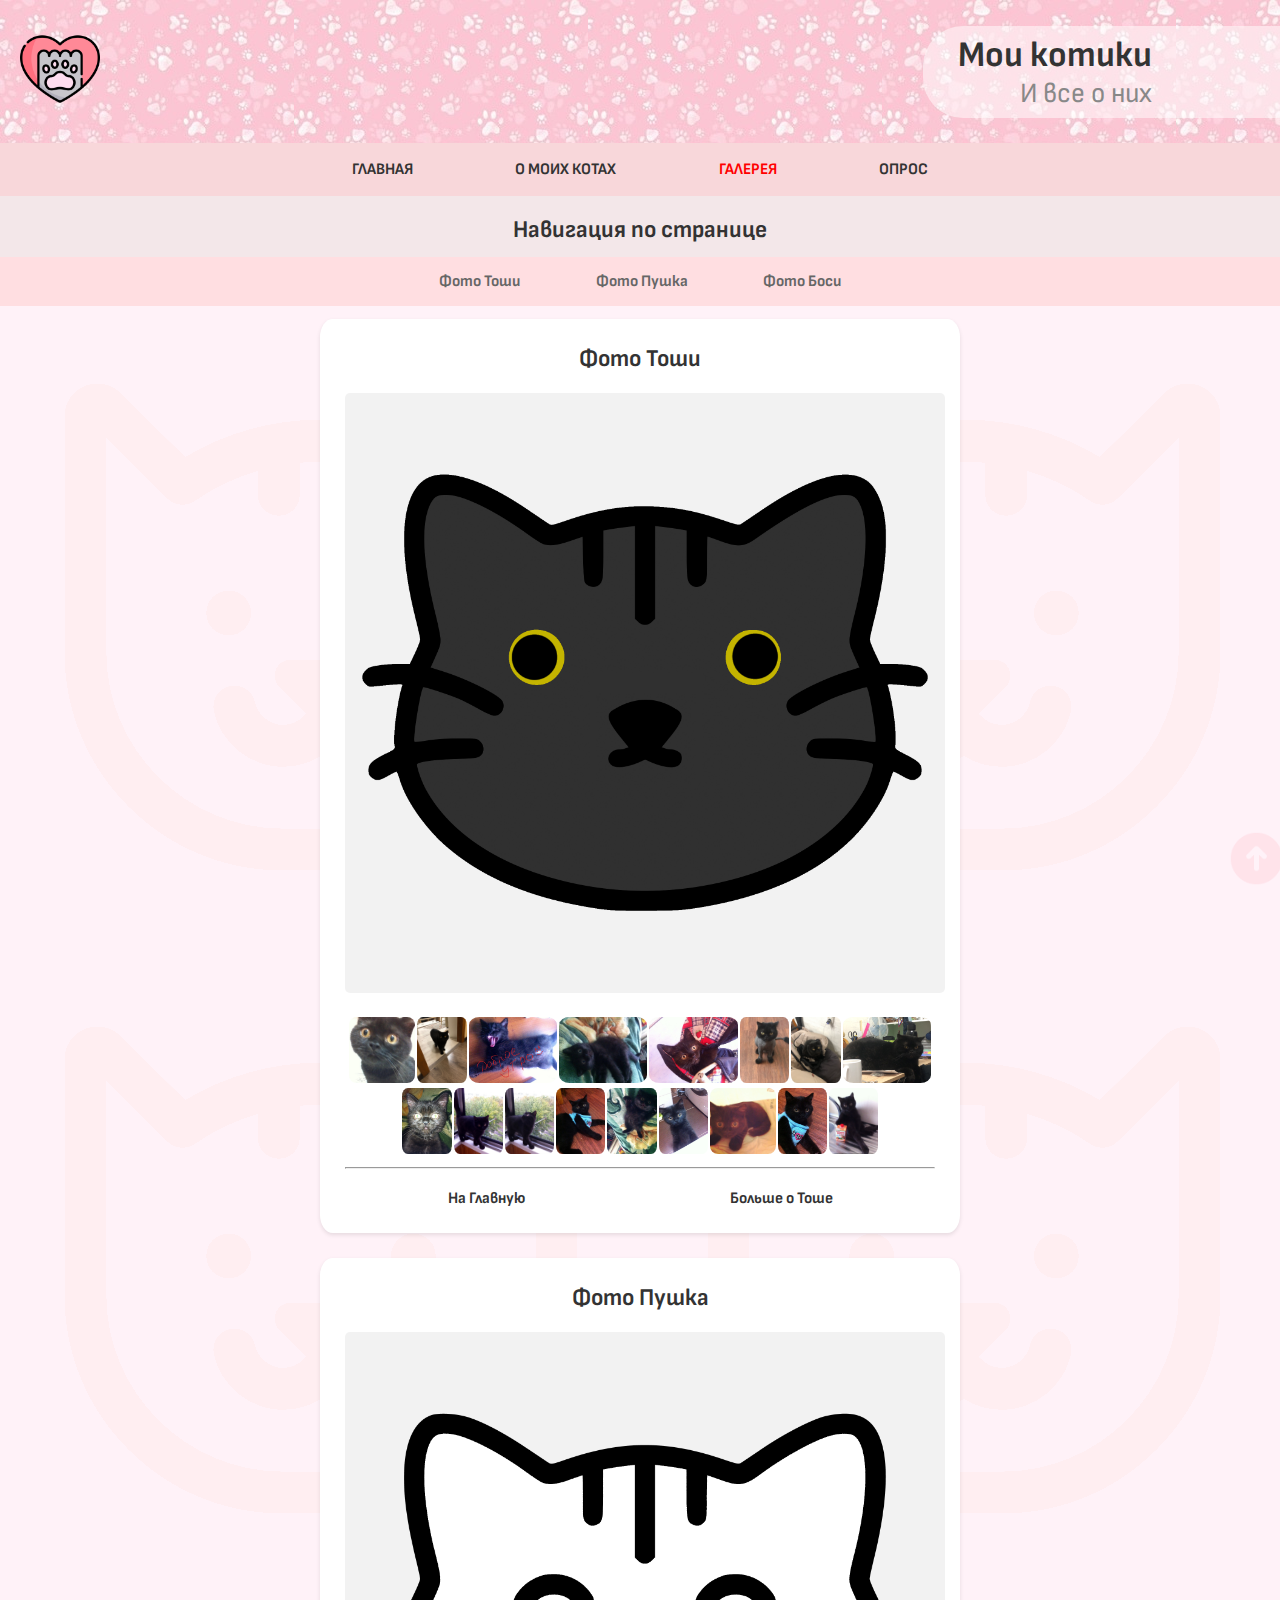
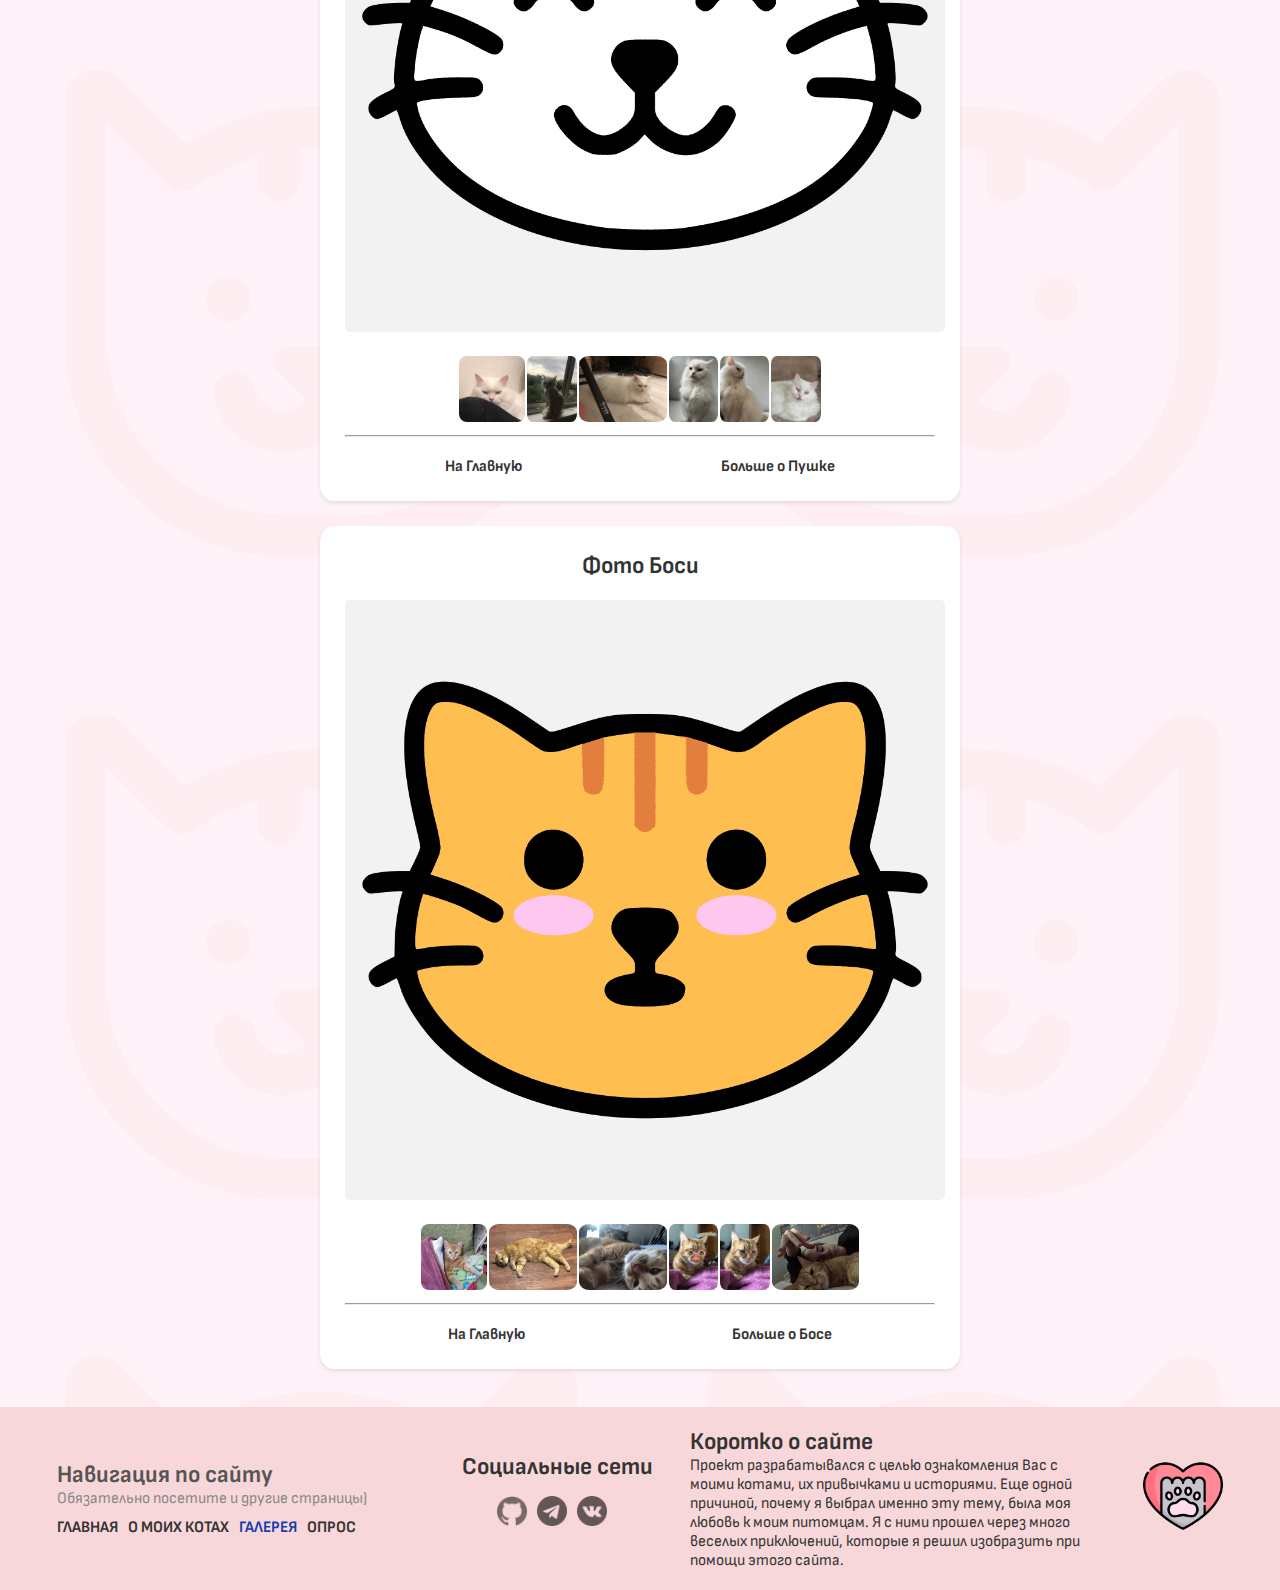
<file: gallery.html>
<!DOCTYPE html>
<html lang="">
<head>
    <meta charset="utf-8">
    <meta name="viewport" content="width=device-width, initial-scale=1">
    <meta name="description" content="Галерея. Сайт Данила Костина из группы ИС-23 о его котах.">
    <meta name="Keywords" content="Бося, Пушок, Тоша, ИС-23, Костин Данил, коты">
    <link rel="shortcut icon" href="img/bosya_icon.png" type="image/png">
    <link rel="stylesheet" type="text/css" href="styles/style_galery.css">
    <title>Галерея</title>
</head>
<body class="b-page">
    <div class="b-head">
        <div class="b-head__top">
            <div class="b-head-top">
                <div class="b-head-top__logo">
                    <div class="b-logo">
                        <img src="img/Logo.png" alt="Logo" class="b-logo__img">
                    </div>
                </div>
                <div class="b-head-top__text">
                    <div class="b-head-top-text">
                        <div class="b-head-top__header">
                            Мои котики
                        </div>
                        <div class="b-head-top__subtext">
                            И все о них 
                        </div>
                    </div>
                </div>
            </div>
        </div>
        <div class="b-head__menu">
            <div class="b-menu">
                <a href="index.html" class='b-link b-link_menu' >ГЛАВНАЯ</a>
                <a href="about.html" class='b-link b-link_menu' >О МОИХ КОТАХ</a>
                <a href="#" class='b-link b-link_menu b-link_menu_active'>ГАЛЕРЕЯ</a>
                <a href="form.html" class='b-link b-link_menu'>ОПРОС</a>
            </div>
        </div>
    </div>

    <div class="b-navigation">
        <div class="b-navigation__header">
            Навигация по странице
        </div>
        <div class="b-navigation-links">
            <a href="#tosha" class="b-link b-link_navigation">Фото Тоши</a>
            <a href="#pushok" class="b-link b-link_navigation">Фото Пушка</a>
            <a href="#bosya" class="b-link b-link_navigation">Фото Боси</a>
        </div>
    </div>
    <div class="b-main">

        <div class="b-main__item" id="tosha">
            <div class="b-article clearfix">
                <div class="b-article__header">
                    Фото Тоши
                </div>
                <div class="b-article__content">
                    <div class="b-content">
                        <div class="b-content__img">
                            <img src="img/tosha_icon.png" alt="Тоша" class="b-img_content" id="tosha_image">
                        </div>
                        <div class="b-content__all-images">
                            <div class="b-all-images">
                                <div class="b-all-images__img">  
                                    <img src="img/tosha1.png" alt="Тоша" class="b-img_all-images" onclick="tosha_image.src='img/tosha1.png'"       >
                                </div>
                                <div class="b-all-images__img">  
                                    <img src="img/tosha2.png" alt="Тоша" class="b-img_all-images"  onclick="tosha_image.src='img/tosha2.png'">
                                </div>
                                <div class="b-all-images__img">  
                                    <img src="img/tosha3.png" alt="Тоша" class="b-img_all-images"  onclick="tosha_image.src='img/tosha3.png'">
                                </div>
                                <div class="b-all-images__img">  
                                    <img src="img/tosha4.png" alt="Тоша" class="b-img_all-images"  onclick="tosha_image.src='img/tosha4.png'">
                                </div>
                                <div class="b-all-images__img">  
                                    <img src="img/tosha5.png" alt="Тоша" class="b-img_all-images"  onclick="tosha_image.src='img/tosha5.png'">
                                </div>
                                <div class="b-all-images__img">  
                                    <img src="img/tosha6.png" alt="Тоша" class="b-img_all-images"  onclick="tosha_image.src='img/tosha6.png'">
                                </div>
                                <div class="b-all-images__img">  
                                    <img src="img/tosha7.png" alt="Тоша" class="b-img_all-images"  onclick="tosha_image.src='img/tosha7.png'">
                                </div>
                                <div class="b-all-images__img">  
                                    <img src="img/tosha8.png" alt="Тоша" class="b-img_all-images"  onclick="tosha_image.src='img/tosha8.png'">
                                </div>
                                <div class="b-all-images__img">  
                                    <img src="img/tosha9.png" alt="Тоша" class="b-img_all-images"  onclick="tosha_image.src='img/tosha9.png'">
                                </div>
                                <div class="b-all-images__img">  
                                    <img src="img/tosha10.png" alt="Тоша" class="b-img_all-images"  onclick="tosha_image.src='img/tosha10.png'">
                                </div>
                                <div class="b-all-images__img">  
                                    <img src="img/tosha11.png" alt="Тоша" class="b-img_all-images"  onclick="tosha_image.src='img/tosha11.png'">
                                </div>
                                <div class="b-all-images__img">  
                                    <img src="img/tosha12.png" alt="Тоша" class="b-img_all-images"  onclick="tosha_image.src='img/tosha12.png'">
                                </div>
                                <div class="b-all-images__img">  
                                    <img src="img/tosha13.png" alt="Тоша" class="b-img_all-images"  onclick="tosha_image.src='img/tosha13.png'">
                                </div>
                                <div class="b-all-images__img">  
                                    <img src="img/tosha14.png" alt="Тоша" class="b-img_all-images"  onclick="tosha_image.src='img/tosha14.png'">
                                </div>
                                <div class="b-all-images__img">  
                                    <img src="img/tosha15.png" alt="Тоша" class="b-img_all-images"  onclick="tosha_image.src='img/tosha15.png'">
                                </div>
                                <div class="b-all-images__img">  
                                    <img src="img/tosha16.png" alt="Тоша" class="b-img_all-images"  onclick="tosha_image.src='img/tosha16.png'">
                                </div>
                                <div class="b-all-images__img">  
                                    <img src="img/tosha17.png" alt="Тоша" class="b-img_all-images"  onclick="tosha_image.src='img/tosha17.png'">
                                </div>
                            </div>
                        </div>
                    </div>
                </div>
                <hr>
                <div class="b-article__footer">
                    <div class="b-article-footer">
                        <div class="b-article-footer__nav">
                            <a href="index.html" class="b-link b-link_nav">На Главную</a>
                            <a href="about.html#tosha" class="b-link b-link_nav">Больше о Тоше</a>
                        </div>
                    </div>  
                </div>
            </div>
        </div>    

        <div class="b-main__item" id="pushok">
            <div class="b-article clearfix">
                <div class="b-article__header">
                    Фото Пушка
                </div>
                <div class="b-article__content">
                    <div class="b-content">
                        <div class="b-content__img">
                            <img src="img/pushok_icon.png" alt="Пушок" class="b-img_content" id="pushok_image">
                        </div>
                        <div class="b-content__all-images">
                            <div class="b-all-images">
                                <div class="b-all-images__img">  
                                    <img src="img/pushok1.png" alt="Пушок" class="b-img_all-images"  onclick="pushok_image.src='img/pushok1.png'">
                                </div>
                                <div class="b-all-images__img">  
                                    <img src="img/pushok2.png" alt="Пушок" class="b-img_all-images"  onclick="pushok_image.src='img/pushok2.png'">
                                </div>
                                <div class="b-all-images__img">  
                                    <img src="img/pushok3.png" alt="Пушок" class="b-img_all-images"  onclick="pushok_image.src='img/pushok3.png'">
                                </div>
                                <div class="b-all-images__img">  
                                    <img src="img/pushok4.png" alt="Пушок" class="b-img_all-images"  onclick="pushok_image.src='img/pushok4.png'">
                                </div>
                                <div class="b-all-images__img">  
                                    <img src="img/pushok5.png" alt="Пушок" class="b-img_all-images"  onclick="pushok_image.src='img/pushok5.png'">
                                </div>
                                <div class="b-all-images__img">  
                                    <img src="img/pushok6.png" alt="Пушок" class="b-img_all-images"  onclick="pushok_image.src='img/pushok6.png'">
                                </div>
                            </div>
                        </div>
                    </div>
                </div>
                <hr>
                <div class="b-article__footer">
                    <div class="b-article-footer">
                        <div class="b-article-footer__nav">
                            <a href="index.html" class="b-link b-link_nav">На Главную</a>
                            <a href="about.html#pushok" class="b-link b-link_nav">Больше о Пушке</a>
                        </div>
                    </div>  
                </div>
            </div>
        </div>    
        <div class="b-main__item" id="bosya">
            <div class="b-article clearfix">
                <div class="b-article__header">
                    Фото Боси
                </div>
                <div class="b-article__content">
                    <div class="b-content">
                        <div class="b-content__img">
                            <img src="img/bosya_icon.png" alt="Бося" class="b-img_content" id="bosya_image">
                        </div>
                        <div class="b-content__all-images">
                            <div class="b-all-images">
                                <div class="b-all-images__img">  
                                    <img src="img/bosya1.png" alt="Бося" class="b-img_all-images"  onclick="bosya_image.src='img/bosya1.png'"> 
                                </div>
                                <div class="b-all-images__img">  
                                    <img src="img/bosya2.png" alt="Бося" class="b-img_all-images"  onclick="bosya_image.src='img/bosya2.png'"> 
                                </div>
                                <div class="b-all-images__img">  
                                    <img src="img/bosya3.png" alt="Бося" class="b-img_all-images"  onclick="bosya_image.src='img/bosya3.png'"> 
                                </div>
                                <div class="b-all-images__img">  
                                    <img src="img/bosya4.png" alt="Бося" class="b-img_all-images"  onclick="bosya_image.src='img/bosya4.png'"> 
                                </div>
                                <div class="b-all-images__img">  
                                    <img src="img/bosya5.png" alt="Бося" class="b-img_all-images"  onclick="bosya_image.src='img/bosya5.png'"> 
                                </div>
                                <div class="b-all-images__img">  
                                    <img src="img/bosya6.png" alt="Бося" class="b-img_all-images"  onclick="bosya_image.src='img/bosya6.png'"> 
                                </div>
                            </div>
                        </div>
                    </div>
                </div>
                <hr>
                <div class="b-article__footer">
                    <div class="b-article-footer">
                        <div class="b-article-footer__nav">
                            <a href="index.html" class="b-link b-link_nav">На Главную</a>
                            <a href="about.html#bosya" class="b-link b-link_nav">Больше о Босе</a>
                        </div>
                    </div>  
                </div>
            </div>
        </div>    
    </div>

    <div class="b-footer">
        <div  class="b-footer__nav">
            <div class="b-footer-nav">
                <div class="b-footer-nav__text">
                    <div class="b-footer-nav-text">
                        <div class="b-footer-nav__header">
                            Навигация по сайту
                        </div>
                        <div class="b-footer-nav__subtext">
                            Обязательно посетите и другие страницы)
                        </div>
                    </div>
                    <div class="b-footer-nav__links">
                        <div class="b-footer-nav-links">
                <a href="index.html" class='b-link b-link_footer-nav' >ГЛАВНАЯ</a>
                <a href="about.html" class='b-link b-link_footer-nav' >О МОИХ КОТАХ</a>
                <a href="#" class='b-link b-link_footer-nav b-link_footer-nav_active'>ГАЛЕРЕЯ</a>
                <a href="form.html" class='b-link b-link_footer-nav'>ОПРОС</a>
                        </div>
                    </div>
                </div>
            </div>
        </div>
        <div  class="b-footer__social">
            <div class="b-networks">
                <div class="b-networks__header">
                    Социальные сети
                </div>
                <div class="b-networks__links">
                    <div class="b-networks__github">
                        <a href="https://github.com/danilporkchop15" class="b-link b-link_networks"><img src="img/github.png" alt="github" class="b-img_networks"></a>
                    </div>
                    <div class="b-networks__telegram">
                        <a href="https://t.me/porkchoppppppp" class="b-link b-link_networks"><img src="img/telegram.png" alt="telegram" class="b-img_networks"></a>
                    </div>
                    <div class="b-networks__vk">
                        <a href="https://vk.com/oceanm4n" class="b-link b-link_networks"><img src="img/vk.png" alt="vk" class="b-img_networks"></a>
                    </div>
                </div>
            </div>
        </div>
        <div  class="b_footer__about">
            <div class="b-about">
                <div class="b-about__header">
                    Коротко о сайте
                </div>
                <div class="b-about__text">
                    Проект разрабатывался с целью ознакомления Вас с моими котами, их привычками и историями. Еще одной причиной, почему я выбрал именно эту тему, была моя любовь к моим питомцам. Я с ними прошел через много веселых приключений, которые я решил изобразить при помощи этого сайта.
                </div>
            </div>
        </div>
        <div class="b-footer__logo">
            <div class="b-logo">
                <img src="img/Logo.png" alt="Logo" class="b-logo__img">
            </div>
        </div>
    </div>

    <div class="b-to-top"> 
        <div class="b-to-top_img">
            <a href="#"><img src="img/up.png"  alt="наверх" class="b-img_to-top"></a>
        </div>  
    </div>

</body>
</html>
</file>
<file: styles/style_index.css>
@import url('https://fonts.googleapis.com/css2?family=Sofia+Sans+Semi+Condensed:wght@200;300&display=swap');

html{
  scroll-behavior: smooth;
}
.b-page {
  margin: 0;
  padding: 0;
  font-family: 'Sofia Sans Semi Condensed', sans-serif;
  background-color: #f2f2f2;
}

.b-head {
  background-color: #f8d7da;
  padding:0;
}

.b-head-top {
  display: flex;
  align-items: center;
  justify-content: space-between;
  padding: 2% 0;
  background-image: url('../img/bg.png');
}



@keyframes logo-anim{
  0% {transform: scale(1.0);}
  10%{
    transform: scale(1.1);
    filter:  brightness(1.1);
  }
  25%{
    transform: scale(1.0);
  }
  35%{
    transform: scale(1.1);
  }
  50%{transform: scale(1.0);}
  75%{transform: scale(1.0);}
}

.b-logo__img {
  margin-left: 20px;
  width: 80px;
  height: 80px;
}
.b-logo__img:hover{
  animation: 2s linear logo-anim;
}
.b-head-top__text{
  background-color: rgba(255, 255, 255, 0.5);
  border-radius: 40px 0 0 40px;
  padding: 8px 10% 8px 35px;
}

.b-head-top-text {
}

.b-head-top__header {
  font-size: 36px;
  font-weight: bold;
  color: #333333;
}

.b-head-top__subtext {
  text-align: right;
  font-size: 28px;
  color: #888888;
}

.b-head__menu {
  background-color: #f8d7da;
  padding:  2px 0;
}

.b-menu {
  display: flex;
  justify-content: center;
  align-items: center;
}

.b-link {
  color: #333333;
  text-decoration: none;
  font-weight: bold;
}
.b-link_menu{
  padding: 15px 4%;
  transition: all 0.3s ease-in-out;
}
.b-link_menu:hover{
  transform: scale(1.1);
}
.b-link_menu:active{
  background-color: rgba( 123, 123, 123, 0.1);
  border-bottom:  1px solid salmon  ;
}
.b-link_menu_active {
  color: #ff0000;
}

.b-preview {
  display: flex;
  flex-direction: column;
  align-items: center;
  padding: 20px 0;
  background-color: #f3e7e9;
}

.b-preview-images {
  width: auto;
  height: auto;
  display: flex;
  margin:0 10px 10px;
}

.b-img_preview-images {
  width: 180px;
  height: 180px;
  margin-right: 2%;
  margin-bottom: 5px;
  border: 12px solid #edb2b7;
  transition: all 0.5s ease-in-out;
}
.b-img_preview-images:hover{
  transform: scale(1.2);
}

.b-preview-text {
  margin:0 20px;
  flex-grow: 10;
  text-align: center;

}

.b-preview-text__header {
  font-size: 24px;
  font-weight: bold;
  color: #333333;
}

.b-preview-text__subtext {
  font-size: 16px;
  color: #888888;
}

.b-main {
  display: flex;
  flex-wrap: wrap;
  justify-content: center;
  padding: 1em 0;
  background-color: #fff2f8;
  background-image: url('../img/bg2.png');
  width: 100%;
}
.b-main__item {
  min-width: 300px;
  margin:1em 1% 3em ;
  height: auto;
}

.b-article {
  background-color: #fff;
  padding: 25px;
  border-radius: 18px;
  box-shadow: 0 2px 4px rgba(0, 0, 0, 0.1);
  height: 100%;
  position: relative;
}


.b-article__header {
  font-size: 24px;
  font-weight: bold;
  color: #333333;
}

.b-article__content {
  margin-top: 20px;
}
.b-content-images{
  display: flex;
  justify-content: space-between;
}
.b-content__img {
  margin-bottom: 10px;
}

.b-img_content {
  width: 100%;
  height: auto;
  border-radius: 5px;
  transition: all  1s ease-in-out;
}

.b-img_content_small{
  max-width: 90%
}
.b-img_content:hover{
  border-radius: 6%;
}

.b-content__text p{
  padding-left: 5px;
  padding-right: 5px;
  transition: all 0.5s ease-in-out;
}
.b-content__text p:hover{
  background-color: rgba(110, 110, 110, 0.1);
  padding-bottom: 10px;
  padding-top: 10px;
  border-radius: 10px;
}

.b-content__text {
  font-size: 20px;
  color: #333333;
}

.b-article__footer {
  position: absolute;
  left: 5%;
  right: 5%;
  bottom: 1em;
  width: 90%;
  border-top: 1px solid #999;
  padding-top: 20px;

}

.b-article-footer__nav {
  display: flex;
  justify-content: space-between;
}

.b-link_nav {
  color: #333333;
  text-decoration: none;
}

@keyframes nav-anim{
  0% {transform: scale(1.0);}
  100%{transform: scale(1.05);}
}

.b-link_nav:hover{
  animation: 0.4s infinite linear  alternate nav-anim;
}

.b-footer {
  background-color: #f8d7da;
  padding: 20px;
  display: flex;
  justify-content: space-between;
  align-items: center;
}

.b-footer__about, .b-footer__social, .b-footer__logo, .b-footer__nav{
  margin-left: 3%;
  margin-right: 3%;
}

.b-footer-nav-text {
  margin-right: 20px;
}

.b-footer-nav__header {
  font-size: 24px;
  font-weight: bold;
  color: #555555;
}

.b-footer-nav__subtext {
  white-space: nowrap;
  font-size: 16px;
  color: #888888;
}

.b-footer-nav-links {
  display: flex;
  margin-top: 10px;
}

.b-link_footer-nav {
  white-space: nowrap;
  margin-right: 10px;
  color: #333333;
  text-decoration: none;
  transition: all 0.5s ease-in-out;
}



.b-link_footer-nav:hover{
  transform: scale(1.1);
}

.b-link_footer-nav_active{
  color: #123FAA;
}

@keyframes footer-nav-active-anim{
  0%{color: red;}
  17%{color: orange;}
  35%{color: gold;}
  52%{color: green;}
  69%{color: skyblue;}
  86%{color: royalblue;}
  100%{color: violet;}
}

.b-link_footer-nav_active:hover{
  animation: 2s linear infinite footer-nav-active-anim;
}

.b-networks{
  display: flex;
  flex-direction: column;
}

.b-networks__header {
  white-space: nowrap;
  font-size: 24px;
  font-weight: bold;
  color: #333333;
  text-align: center  ;
}

.b-networks__links{
  display: flex;
  align-items: center;
  margin: 0 auto;
  padding: 15px;
}
.b-img_networks {
  width: 30px;
  height: 30px;
  margin-right: 10px;
  opacity: 0.6;
  transition: all 0.5s;

}

.b-img_networks:hover{
  transform: scale(1.5) rotate(360deg);
  opacity: 1.0;
}

.b-footer__about{
  width: 200px;
}

.b-about__header {
  font-size: 24px;
  font-weight: bold;
  color: #333333;
}

.b-about__text {
  font-size: 16px;
  color: #333333;
}

.b-logo__img {
  width: 80px;
  height: 80px;
}

.b-img_radius-50{
  border-radius: 5%;
}
.b-img_radius-100{
  border-radius: 50%;
}

.b-to-top{
  position: fixed;
  left: 96%;
  bottom: 1%;
}
.b-img_to-top{
  width:  55px;
  opacity:  0.1;
  transition:  all 0.5s ease-in-out;
}

.b-img_to-top:hover{
  transform:  scale(1.1);
  opacity:  0.8;
}

@media (max-width: 767px) {
  .b-head-top__header{
    font-size:  22px;
  }
  .b-head-top__subtext{
    font-size:  16px;
  }
  .b-main__item {
    width: 100%;
  }
  .b-footer{
    display: block;
  }
  .b-footer__about, .b-footer__social, .b-footer__logo, .b-footer__nav{
    margin-bottom: 3%;
    text-align:   center  ;

  }
  .b-link_footer-nav, .b-footer-nav-text {
    margin:  auto ;
  }
  .b-img_preview-images{
    width: 90px;
    height: 90px;
    margin: 1%;
    border: 4px solid lightpink;
  } 
  .b-link_menu{
    font-size: 12px;
  }
  .b-img_content_small{
    width:  95%;
  }
  .b-content__text{
    font-size: 16px;
  }
  .b-article-footer__nav{
    font-size: 14px;
  }
  .b-to-top{
    left:   87%;
  }
  .b-img_to-top{
    width: 40px;
  }
}


@media (min-width: 768px) and (max-width: 991px) {
  .b-main__item {
    width: 46%;
  }
  .b-footer{
    display: block;
  }
  .b-link_menu{
    font-size: 16px;
  }
  .b-footer__about, .b-footer__social, .b-footer__logo, .b-footer__nav{
    margin-bottom: 3%;
    text-align:   center  ;
  }
  .b-link_footer-nav, .b-footer-nav-text {
    margin:  auto ;
  }
  .b-img_preview-images{
    width: 120px;
    height: 120px;
    margin: 1%;
    border: 10px solid salmon;
  }
  .b-img_content_small{
    width:  95%;
  }
}

@media (min-width: 992px) {
  .b-main__item {
    width: 35%;
  }
}
</file>
<file: styles/style_about.css>
@import url('https://fonts.googleapis.com/css2?family=Sofia+Sans+Semi+Condensed:wght@200;300&display=swap');

html{
  scroll-behavior: smooth;
}
.b-page {
  margin: 0;
  padding: 0;
  font-family: 'Sofia Sans Semi Condensed', sans-serif;
  background-color: #f2f2f2;
}

.b-head {
  background-color: #f8d7da;
  padding:0;
}

.b-head-top {
  display: flex;
  align-items: center;
  justify-content: space-between;
  padding: 2% 0;
  background-image: url('../img/bg.png');
}



@keyframes logo-anim{
  0% {transform: scale(1.0);}
  10%{
    transform: scale(1.1);
    filter:  brightness(1.1);
  }
  25%{
    transform: scale(1.0);
  }
  35%{
    transform: scale(1.1);
  }
  50%{transform: scale(1.0);}
  75%{transform: scale(1.0);}
}

.b-logo__img {
  margin-left: 20px;
  width: 80px;
  height: 80px;
}
.b-logo__img:hover{
  animation: 2s linear logo-anim;
}
.b-head-top__text{
  background-color: rgba(255, 255, 255, 0.5);
  border-radius: 40px 0 0 40px;
  padding: 8px 10% 8px 35px;
}

.b-head-top-text {
}

.b-head-top__header {
  font-size: 36px;
  font-weight: bold;
  color: #333333;
}

.b-head-top__subtext {
  text-align: right;
  font-size: 28px;
  color: #888888;
}

.b-head__menu {
  background-color: #f8d7da;
  padding:  2px 0;
}

.b-menu {
  display: flex;
  justify-content: center;
  align-items: center;
}

.b-link {
  color: #333333;
  text-decoration: none;
  font-weight: bold;
}
.b-link_menu{
  padding: 15px 4%;
  transition: all 0.3s ease-in-out;
}
.b-link_menu:hover{
  transform: scale(1.1);
}
.b-link_menu:active{
  background-color: rgba( 123, 123, 123, 0.1);
  border-bottom:  1px solid salmon;
}
.b-link_menu_active {
  color: #ff0000;
}

.b-navigation{
  display: flex;
  flex-direction: column;
  align-items: center;
  background-color: #ffdee1;
}
.b-navigation__header{
  width:  100%;
  font-weight: bold;
  color: #333333;
  padding:  1.5% 0 1% 0;
  text-align:   center  ;
  background-color: #f3e7e9;
}
.b-navigation-links{
  display: flex;
  justify-content: center;
  align-items: center;
}
.b-link_navigation{
  white-space:  nowrap  ;
  padding:  2.5% 4%;
  color:  #666;
  transition:  all 0.5s ease-in-out;
}
.b-link_navigation:hover{
  transform: scale(1.1);
}
.b-link_navigation:active{
  background-color: rgba( 123, 123, 123, 0.1);
  border-bottom:  2px solid salmon  ;
}

.b-main {
  display: flex;
  flex-wrap: wrap;
  justify-content: center;
  padding: 1% 0;
  background-color: #fff2f8;
  background-image: url('../img/bg2.png');
  width: 100%;
}

.b-main__item {
  min-width: 300px;
  margin:0 2% 2% ;
}

.b-article {
  background-color: #fff;
  padding: 25px;
  border-radius: 18px;
  box-shadow: 0 2px 4px rgba(0, 0, 0, 0.1);
}


.b-article__header {
  font-size: 24px;
  font-weight: bold;
  color: #333333;
  text-align:   center ;
}

.b-article__content {
  margin-top: 20px; 
}
.b-content-images{
  display: flex;
  justify-content: space-between;
} 
.b-content__img {
  margin-bottom: 10px;
}

.b-img_content {
  width: 100%;
  height: auto;
  border-radius: 5px;
  transition: all  1s ease-in-out;
}

.b-img_content_small{
  max-width: 90%
}
.b-img_content:hover{
    border-radius: 6%;
}

.b-content__text p{
  padding-left: 5px;
  padding-right: 5px;
  transition: all 0.5s ease-in-out;
}
.b-content__text p:hover{
  background-color: rgba(110, 110, 110, 0.1);
  padding-bottom: 10px;
  padding-top: 10px;
  border-radius: 10px;
}

.b-content__text {
  font-size: 20px;
  color: #333333;
  border-bottom: 1px solid #999;
}

.b-article__footer {
  margin-top: 20px;
}

.b-article-footer__nav {
  display: flex;
  justify-content: space-between;
}

.b-link_nav {
  color: #333333;
  text-decoration: none;
  padding: 2%;
}

@keyframes nav-anim{
  0% {transform: scale(1.0);}
  100%{transform: scale(1.05);}
}

.b-link_nav:hover{
  animation: 0.4s infinite linear  alternate nav-anim;
}

.b-footer {
  background-color: #f8d7da;
  padding: 20px;
  display: flex;
  justify-content: space-between;
  align-items: center;
}

.b-footer__about, .b-footer__social, .b-footer__logo, .b-footer__nav{
  margin-left: 3%;
  margin-right: 3%;
}

.b-footer-nav-text {
  margin-right: 20px;
}

.b-footer-nav__header {
  font-size: 24px;
  font-weight: bold;
  color: #555555;
}

.b-footer-nav__subtext {
  white-space: nowrap;
  font-size: 16px;
  color: #888888;
}

.b-footer-nav-links {
  display: flex;
  margin-top: 10px;
}

.b-link_footer-nav {
  white-space: nowrap;
  margin-right: 10px;
  color: #333333;
  text-decoration: none;
  transition: all 0.5s ease-in-out;
}



.b-link_footer-nav:hover{
  transform: scale(1.1);
}

.b-link_footer-nav_active{
  color: #123FAA;
}

@keyframes footer-nav-active-anim{
  0%{color: red;}
  17%{color: orange;}
  35%{color: gold;}
  52%{color: green;}
  69%{color: skyblue;}
  86%{color: royalblue;}
  100%{color: violet;}
}

.b-link_footer-nav_active:hover{
  animation: 2s linear infinite footer-nav-active-anim;
}

.b-networks{
  display: flex;
  flex-direction: column;
}

.b-networks__header {
  white-space: nowrap;
  font-size: 24px;
  font-weight: bold;
  color: #333333;
  text-align: center  ;
}

.b-networks__links{
  display: flex;
  align-items: center;
  margin: 0 auto;
  padding: 15px;
}
.b-img_networks {
  width: 30px;
  height: 30px;
  margin-right: 10px;
  opacity: 0.6;
  transition: all 0.5s;

}

.b-img_networks:hover{
  transform: scale(1.5) rotate(360deg);
  opacity: 1.0;
}

.b-footer__about{
  width: 200px;
}

.b-about__header {
  font-size: 24px;
  font-weight: bold;
  color: #333333;
}

.b-about__text {
  font-size: 16px;
  color: #333333;
}

.b-logo__img {
  width: 80px;
  height: 80px;
}

.b-img_radius-50{
  border-radius: 5%;
}
.b-img_radius-100{
  border-radius: 50%;
}

.b-to-top{
  position: fixed;
  left: 96%;
  bottom: 1%;
}
.b-img_to-top{
  width:  55px;
  opacity:  0.1;
  transition:  all 0.5s ease-in-out;
}

.b-img_to-top:hover{
  transform:  scale(1.1);
  opacity:  0.8;
}

@media (max-width: 767px) {
  .b-head-top__header{
    font-size:  22px;
  }
  .b-head-top__subtext{
    font-size:  16px;
  }
  .b-main__item {
    width: 100%;
    margin: 10px;
    border-radius:  5%;
  }
  .b-footer{
    display: block;
  }
  .b-footer__about, .b-footer__social, .b-footer__logo, .b-footer__nav{
    margin-bottom: 3%;
    text-align:   center  ;

  }
  .b-link_footer-nav, .b-footer-nav-text {
    margin:  auto ;
  }
  .b-img_preview-images{
    width: 90px;
    height: 90px;
    margin: 1%;
    border: 4px solid salmon;
  } 
  .b-link_menu{
    font-size: 12px;
  }
  .b-img_content_small{
    width:  95%;
  }
  .b-content__text{
    font-size: 16px;
  }
  .b-article-footer__nav{
    font-size: 14px;
  }
  .b-navigation-links{
    width:  100%;
    flex-direction:  column ;
    font-size:  14px;
  }
  .b-navigation__header{
    font-size: 18px;
    padding: 5% 0;
  }
  .b-link_navigation {
    text-align:   center  ;
    width:  100%;
    padding:  4% 0;
  }
  .b-to-top{
    left:   87%;
  }
  .b-img_to-top{
    width: 40px;
  }
}


@media (min-width: 768px) and (max-width: 991px) {
  .b-main__item {
    width: 90%;
  }
  .b-footer{
    display: block;
  }
  .b-link_menu{
    font-size: 16px;
  }
  .b-footer__about, .b-footer__social, .b-footer__logo, .b-footer__nav{
    margin-bottom: 3%;
    text-align:   center  ;
  }
  .b-link_footer-nav, .b-footer-nav-text {
    margin:  auto ;
  }
  .b-img_preview-images{
    width: 120px;
    height: 120px;
    margin: 1%;
    border: 10px solid salmon;
  }
  .b-img_content_small{
    width:  95%;
  }
}

@media (min-width: 992px) {
  .b-main__item {
    width: 60%;
  }
  .b-img_content_small{
    width:  95%;
  }

 .b-navigation-links {
  flex-direction:  row;
 }

.b-navigation__header{
  font-size:  24px;
  }

}
</file>
<file: styles/style_form.css>
@import url('https://fonts.googleapis.com/css2?family=Sofia+Sans+Semi+Condensed:wght@200;300&display=swap');

html{
  scroll-behavior: smooth;
}
.b-page {
  margin: 0;
  padding: 0;
  font-family: 'Sofia Sans Semi Condensed', sans-serif;
  background-color: #f2f2f2;
}

.b-head {
  background-color: #f8d7da;
  padding:0;
}

.b-head-top {
  display: flex;
  align-items: center;
  justify-content: space-between;
  padding: 2% 0;
  background-image: url('../img/bg.png');
}



@keyframes logo-anim{
  0% {transform: scale(1.0);}
  10%{
    transform: scale(1.1);
    filter:  brightness(1.1);
  }
  25%{
    transform: scale(1.0);
  }
  35%{
    transform: scale(1.1);
  }
  50%{transform: scale(1.0);}
  75%{transform: scale(1.0);}
}

.b-logo__img {
  margin-left: 20px;
  width: 80px;
  height: 80px;
}
.b-logo__img:hover{
  animation: 2s linear logo-anim;
}
.b-head-top__text{
  background-color: rgba(255, 255, 255, 0.5);
  border-radius: 40px 0 0 40px;
  padding: 8px 10% 8px 35px;
}

.b-head-top-text {
}

.b-head-top__header {
  font-size: 36px;
  font-weight: bold;
  color: #333333;
}

.b-head-top__subtext {
  text-align: right;
  font-size: 28px;
  color: #888888;
}

.b-head__menu {
  background-color: #f8d7da;
  padding:  2px 0;
}

.b-menu {
  display: flex;
  justify-content: center;
  align-items: center;
}

.b-link {
  color: #333333;
  text-decoration: none;
  font-weight: bold;
}
.b-link_menu{
  padding: 15px 4%;
  transition: all 0.3s ease-in-out;
}
.b-link_menu:hover{
  transform: scale(1.1);
}
.b-link_menu:active{
  background-color: rgba( 123, 123, 123, 0.1);
  border-bottom:  1px solid salmon;
}
.b-link_menu_active {
  color: #ff0000;
}

.b-navigation{
  display: flex;
  flex-direction: column;
  align-items: center;
  background-color: #ffdee1;
}
.b-navigation__header{
  width:  100%;
  font-weight: bold;
  color: #333333;
  padding:  1.5% 0 1% 0;
  text-align:   center  ;
  background-color: #f3e7e9;
}
.b-navigation-links{
  display: flex;
  justify-content: center;
  align-items: center;
}
.b-link_navigation{
  white-space:  nowrap  ;
  padding:  2.5% 4%;
  color:  #666;
  transition:  all 0.5s ease-in-out;
}
.b-link_navigation:hover{
  transform: scale(1.1);
}
.b-link_navigation:active{
  background-color: rgba( 123, 123, 123, 0.1);
  border-bottom:  2px solid salmon  ;
}

.b-main {
  display: flex;
  flex-wrap: wrap;
  justify-content: center;
  padding: 1% 0;
  background-color: #fff2f8;
  background-image: url('../img/bg2.png');
  width: 100%;
}

.b-main__item {
  min-width: 300px;
  margin:0 2% 2% ;
}

.b-article {
  background-color: #fff;
  padding: 25px;
  border-radius: 2%;
  box-shadow: 0 2px 4px rgba(0, 0, 0, 0.1);
}


.b-article__header {
  font-size: 24px;
  font-weight: bold;
  color: #333333;
  text-align:   center ;
}

.b-article__content {
  margin-top: 20px;
}
.b-form{
  display: flex;
  flex-wrap: wrap;
  border-bottom: 1px solid #999;
}
.b-form__question{
  background-color: lavenderblush;
  width: 40%;
  margin: 2%;
  padding: 3%;
  border-radius: 14px;
}

.b-question{
  display: flex;
  flex-direction: column;
  justify-content: space-around;
}

.b-question__header{
  font-size: 24px;
  font-weight: bold;
  margin: 8px;
}
.b-question__text{
  font-size: 20px;
  margin: 8px;
}

.b-question__action{
  margin: 8px 0 5%;
  font-size: 18px;
}
.b-input{
  width: 90%;
  height: 50px;
  border-radius: 12px;
  padding: 0 12px;
  font-size: 16px;
  transition: all 0.3s ease-in-out;
}
.b-action__radio, .b-action__checkbox{
  margin-bottom: 5px;
  margin-left: 15px;
  transition: all .2s ease-in-out;
}

.b-action__radio:hover, .b-action__checkbox:hover{
  background-color: rgba(0, 0, 0, .03);
  border-radius: 12px;
}

.b-action__textarea{
  margin: auto;
}
.b-textarea{
  width: 90%;
  height: 150px;
  resize: vertical;
  border-radius: 8px;
  padding: 13px;
  font-size: 16px;
  transition: all 0.3s ease-in-out;
}
.b-textarea:focus, .b-input:focus{
  transform: scale(1.05);
}
.b-form__submit{
  margin: 1% auto 12px;
}

.b-submit{
  background-color: mistyrose;
  width: 250px;
  height: 70px;
  font-size: 105%;
  border-radius: 32px;
  border: none;
  transition: all 1s ease-in-out;
  color: black;
}

@keyframes submit-anim_hover {
  0%{
    filter: brightness(1);
  }
  50% {
    filter: brightness(0.95);
  }
  100%{
    filter: brightness(1);
  }
}
@keyframes submit-anim_active {
  0%{
    background-color: mistyrose;
  }
  50% {
    background-color: lightpink;
  }
  100%{
    background-color: pink;
  }
}

.b-submit:hover{
  animation: 2s ease-in-out infinite submit-anim_hover;
}
.b-submit:active{
  animation: .5s ease-in-out  submit-anim_active;
  animation-fill-mode: both;
}

.b-article__footer {
  margin-top: 20px;
}

.b-article-footer__nav {
  display: flex;
  justify-content: space-between;
}

.b-link_nav {
  color: #333333;
  text-decoration: none;
  padding: 2%;
}

@keyframes nav-anim{
  0% {transform: scale(1.0);}
  100%{transform: scale(1.05);}
}

.b-link_nav:hover{
  animation: 0.4s infinite linear  alternate nav-anim;
}

.b-footer {
  background-color: #f8d7da;
  padding: 20px;
  display: flex;
  justify-content: space-between;
  align-items: center;
}

.b-footer__about, .b-footer__social, .b-footer__logo, .b-footer__nav{
  margin-left: 3%;
  margin-right: 3%;
}

.b-footer-nav-text {
  margin-right: 20px;
}

.b-footer-nav__header {
  font-size: 24px;
  font-weight: bold;
  color: #555555;
}

.b-footer-nav__subtext {
  white-space: nowrap;
  font-size: 16px;
  color: #888888;
}

.b-footer-nav-links {
  display: flex;
  margin-top: 10px;
}

.b-link_footer-nav {
  white-space: nowrap;
  margin-right: 10px;
  color: #333333;
  text-decoration: none;
  transition: all 0.5s ease-in-out;
}



.b-link_footer-nav:hover{
  transform: scale(1.1);
}

.b-link_footer-nav_active{
  color: #123FAA;
}

@keyframes footer-nav-active-anim{
  0%{color: red;}
  17%{color: orange;}
  35%{color: gold;}
  52%{color: green;}
  69%{color: skyblue;}
  86%{color: royalblue;}
  100%{color: violet;}
}

.b-link_footer-nav_active:hover{
  animation: 2s linear infinite footer-nav-active-anim;
}

.b-networks{
  display: flex;
  flex-direction: column;
}

.b-networks__header {
  white-space: nowrap;
  font-size: 24px;
  font-weight: bold;
  color: #333333;
  text-align: center  ;
}

.b-networks__links{
  display: flex;
  align-items: center;
  margin: 0 auto;
  padding: 15px;
}
.b-img_networks {
  width: 30px;
  height: 30px;
  margin-right: 10px;
  opacity: 0.6;
  transition: all 0.5s;

}

.b-img_networks:hover{
  transform: scale(1.5) rotate(360deg);
  opacity: 1.0;
}

.b-footer__about{
  width: 200px;
}

.b-about__header {
  font-size: 24px;
  font-weight: bold;
  color: #333333;
}

.b-about__text {
  font-size: 16px;
  color: #333333;
}

.b-logo__img {
  width: 80px;
  height: 80px;
}

.b-img_radius-50{
  border-radius: 5%;
}
.b-img_radius-100{
  border-radius: 50%;
}

.b-to-top{
  position: fixed;
  left: 96%;
  bottom: 1%;
}
.b-img_to-top{
  width:  55px;
  opacity:  0.1;
  transition:  all 0.5s ease-in-out;
}

.b-img_to-top:hover{
  transform:  scale(1.1);
  opacity:  0.8;
}

@media (max-width: 767px) {
  .b-head-top__header{
    font-size:  22px;
  }
  .b-head-top__subtext{
    font-size:  16px;
  }
  .b-main__item {
    width: 100%;
    margin: 10px;
    border-radius:  5%;
  }
  .b-footer{
    display: block;
  }
  .b-footer__about, .b-footer__social, .b-footer__logo, .b-footer__nav{
    margin-bottom: 3%;
    text-align:   center  ;

  }
  .b-link_footer-nav, .b-footer-nav-text {
    margin:  auto ;
  }
  .b-img_preview-images{
    width: 90px;
    height: 90px;
    margin: 1%;
    border: 4px solid salmon;
  }
  .b-link_menu{
    font-size: 12px;
  }
  .b-img_content_small{
    width:  95%;
  }
  .b-content__text{
    font-size: 16px;
  }
  .b-article-footer__nav{
    font-size: 14px;
  }
  .b-navigation-links{
    width:  100%;
    flex-direction:  column ;
    font-size:  14px;
  }
  .b-navigation__header{
    font-size: 18px;
    padding: 5% 0;
  }
  .b-link_navigation {
    text-align:   center  ;
    width:  100%;
    padding:  4% 0;
  }
  .b-to-top{
    left:   87%;
  }
  .b-img_to-top{
    width: 40px;
  }
  .b-form{
    flex-direction: column;
  }
  .b-form__question{
    width: 90%;
  }
  .b-question{
    padding: 10px;
  }
  .b-question__header{
    text-align: center;
    font-size: 20px;
  }
  .b-question__text{
    text-align: center;
    font-size: 18px;
  }
  .b-question__action{
    font-size: 16px ;
  }
  .b-input{
    font-size: 14px;
  }
  .b-textarea{
    font-size: 14px;
  }
}


@media (min-width: 768px) and (max-width: 991px) {
  .b-main__item {
    width: 90%;
  }
  .b-footer{
    display: block;
  }
  .b-link_menu{
    font-size: 16px;
  }
  .b-footer__about, .b-footer__social, .b-footer__logo, .b-footer__nav{
    margin-bottom: 3%;
    text-align:   center  ;
  }
  .b-link_footer-nav, .b-footer-nav-text {
    margin:  auto ;
  }
  .b-img_preview-images{
    width: 120px;
    height: 120px;
    margin: 1%;
    border: 10px solid salmon;
  }
  .b-img_content_small{
    width:  95%;
  }
}

@media (min-width: 992px) {
  .b-main__item {
    width: 60%;
  }
  .b-img_content_small{
    width:  95%;
  }

  .b-navigation-links {
    flex-direction:  row;
  }

  .b-navigation__header{
    font-size:  24px;
  }

}
</file>
<file: styles/style_galery.css>
@import url('https://fonts.googleapis.com/css2?family=Sofia+Sans+Semi+Condensed:wght@200;300&display=swap');

html{
  scroll-behavior: smooth;
}
.b-page {
  margin: 0;
  padding: 0;
  font-family: 'Sofia Sans Semi Condensed', sans-serif;
  background-color: #f2f2f2;
}

.b-head {
  background-color: #f8d7da;
  padding:0;
}

.b-head-top {
  display: flex;
  align-items: center;
  justify-content: space-between;
  padding: 2% 0;
  background-image: url('../img/bg.png');
}



@keyframes logo-anim{
  0% {transform: scale(1.0);}
  10%{
    transform: scale(1.1);
    filter:  brightness(1.1);
  }
  25%{
    transform: scale(1.0);
  }
  35%{
    transform: scale(1.1);
  }
  50%{transform: scale(1.0);}
  75%{transform: scale(1.0);}
}

.b-logo__img {
  margin-left: 20px;
  width: 80px;
  height: 80px;
}
.b-logo__img:hover{
  animation: 2s linear logo-anim;
}
.b-head-top__text{
  background-color: rgba(255, 255, 255, 0.5);
  border-radius: 40px 0 0 40px;
  padding: 8px 10% 8px 35px;
}

.b-head-top-text {
}

.b-head-top__header {
  font-size: 36px;
  font-weight: bold;
  color: #333333;
}

.b-head-top__subtext {
  text-align: right;
  font-size: 28px;
  color: #888888;
}

.b-head__menu {
  background-color: #f8d7da;
  padding:  2px 0;
}

.b-menu {
  display: flex;
  justify-content: center;
  align-items: center;
}

.b-link {
  color: #333333;
  text-decoration: none;
  font-weight: bold;
}
.b-link_menu{
  padding: 15px 4%;
  transition: all 0.3s ease-in-out;
}
.b-link_menu:hover{
  transform: scale(1.1);
}
.b-link_menu:active{
  background-color: rgba( 123, 123, 123, 0.1);
  border-bottom:  1px solid salmon  ;
}
.b-link_menu_active {
  color: #ff0000;
}


.b-navigation{
  display: flex;
  flex-direction: column;
  align-items: center;
  background-color: #ffdee1;
}
.b-navigation__header{
  width:  100%;
  font-weight: bold;
  color: #333333;
  padding:  1.5% 0 1% 0;
  text-align:   center  ;
  background-color: #f3e7e9;
}
.b-navigation-links{
  display: flex;
  justify-content: center;
  align-items: center;
}
.b-link_navigation{
  white-space:  nowrap  ;
  padding:  15px 15%;
  color:  #666;
  transition:  all 0.5s ease-in-out;
}
.b-link_navigation:hover{
  transform: scale(1.1);
}
.b-link_navigation:active{
  background-color: rgba( 123, 123, 123, 0.1);
  border-bottom:  2px solid salmon  ;
}

.b-main {
  display: flex;
  flex-wrap: wrap;
  justify-content: center;
  padding: 1% 0;
  background-color: #fff2f8;
  background-image: url('../img/bg2.png');
  width: 100%;
}

.b-main__item {
  min-width: 300px;
  margin:0 2% 2% ;
}

.b-article {
  background-color: #fff;
  padding: 25px;
  border-radius: 2%;
  box-shadow: 0 2px 4px rgba(0, 0, 0, 0.1);
}


.b-article__header {
  font-size: 24px;
  font-weight: bold;
  color: #333333;
  text-align:   center ;
}

.b-article__content {
  margin-top: 20px;
}
.b-content-images{
  display: flex;
  justify-content: space-between;
} 
.b-content__img {
  display: flex;
  justify-content: space-around;
  margin-bottom: 4%;
}

.b-img_content {
  height: 400px;
  border-radius: 8px;
  background-color: rgba(123, 123, 123, .1);
  transition: all  1s ease-in-out;
}

.b-img_content:hover{
    border-radius: 6%;
}

.b-all-images{
  padding: 0 2px;
  justify-content: center;
  display: flex;
  flex-wrap: wrap;
}

.b-img_all-images{
  height: 66px;
  margin: 0 1px;
  border-radius: 12%;
  transition: all 0.5s ease-in-out;
}

.b-img_all-images:hover{
  filter: brightness(0.6);
  border-radius: 16%;
}
.b-article__footer {
  margin-top: 20px;
}

.b-article-footer__nav {
  display: flex;
  justify-content: space-between;
}

.b-link_nav {
  color: #333333;
  text-decoration: none;
}

@keyframes nav-anim{
  0% {transform: scale(1.0);}
  100%{transform: scale(1.05);}
}

.b-link_nav:hover{
  animation: 0.4s infinite linear  alternate nav-anim;
}

.b-footer {
  background-color: #f8d7da;
  padding: 20px;
  display: flex;
  justify-content: space-between;
  align-items: center;
}

.b-footer__about, .b-footer__social, .b-footer__logo, .b-footer__nav{
  margin-left: 3%;
  margin-right: 3%;
}

.b-footer-nav-text {
  margin-right: 20px;
}

.b-footer-nav__header {
  font-size: 24px;
  font-weight: bold;
  color: #555555;
}

.b-footer-nav__subtext {
  white-space: nowrap;
  font-size: 16px;
  color: #888888;
}

.b-footer-nav-links {
  display: flex;
  margin-top: 10px;
}

.b-link_footer-nav {
  white-space: nowrap;
  margin-right: 10px;
  color: #333333;
  text-decoration: none;
  transition: all 0.5s ease-in-out;
}



.b-link_footer-nav:hover{
  transform: scale(1.1);
}

.b-link_footer-nav_active{
  color: #123FAA;
}

@keyframes footer-nav-active-anim{
  0%{color: red;}
  17%{color: orange;}
  35%{color: gold;}
  52%{color: green;}
  69%{color: skyblue;}
  86%{color: royalblue;}
  100%{color: violet;}
}

.b-link_footer-nav_active:hover{
  animation: 2s linear infinite footer-nav-active-anim;
}

.b-networks{
  display: flex;
  flex-direction: column;
}

.b-networks__header {
  white-space: nowrap;
  font-size: 24px;
  font-weight: bold;
  color: #333333;
  text-align: center  ;
}

.b-networks__links{
  display: flex;
  align-items: center;
  margin: 0 auto;
  padding: 15px;
}
.b-img_networks {
  width: 30px;
  height: 30px;
  margin-right: 10px;
  opacity: 0.6;
  transition: all 0.5s;

}

.b-img_networks:hover{
  transform: scale(1.5) rotate(360deg);
  opacity: 1.0;
}

.b-footer__about{
  width: 200px;
}

.b-about__header {
  font-size: 24px;
  font-weight: bold;
  color: #333333;
}

.b-about__text {
  font-size: 16px;
  color: #333333;
}

.b-logo__img {
  width: 80px;
  height: 80px;
}

.b-img_radius-50{
  border-radius: 5%;
}
.b-img_radius-100{
  border-radius: 50%;
}

.b-to-top{
  position: fixed;
  left: 96%;
  bottom: 1%;
}
.b-img_to-top{
  width:  55px;
  opacity:  0.1;
  transition:  all 0.5s ease-in-out;
}

.b-img_to-top:hover{
  transform:  scale(1.1);
  opacity:  0.8;
}

@media (max-width: 767px) {
  .b-head-top__header{
    font-size:  22px;
  }
  .b-head-top__subtext{
    font-size:  16px;
  }
  .b-main__item {
    margin: 10px;
    width: 100%;
  }
  .b-footer{
    display: block;
  }
  .b-footer__about, .b-footer__social, .b-footer__logo, .b-footer__nav{
    margin-bottom: 3%;
    text-align:   center  ;

  }
  .b-link_footer-nav, .b-footer-nav-text {
    margin:  auto ;
  } 
  .b-link_menu{
    font-size: 12px;
  }
  .b-article-footer__nav{
    font-size: 14px;
  }
  .b-to-top{
    left:   87%;
  }
  .b-img_to-top{
    width: 40px;
  }
  .b-img_content {
    height: 250px;
    border-radius: 5px;
    transition: all  1s ease-in-out;
  }

  .b-img_all-images {
    height: 50px;
  }

  .b-navigation-links{
    width:  100%;
    flex-direction:  column ;
    font-size:  14px;
  }
  .b-navigation__header{
    font-size: 18px;
    padding: 5% 0;
  }
  .b-link_navigation {
    text-align:   center  ;
    width:  100%;
    padding:  4% 0;
  }
}


@media (min-width: 768px) and (max-width: 1050px) {
  .b-main__item {
    width: 60%;
  }
  .b-footer{
    display: block;
  }
  .b-link_menu{
    font-size: 16px;
  }
  .b-footer__about, .b-footer__social, .b-footer__logo, .b-footer__nav{
    margin-bottom: 3%;
    text-align:   center  ;
  }
  .b-link_footer-nav, .b-footer-nav-text {
    margin:  auto ;
  }
  .b-img_content {
    height: 320px;
    border-radius: 5px;
    transition: all  1s ease-in-out;
  }

  .b-img_all-images {
    height: 55px;
  }
}

@media (min-width: 1050px) {
  .b-main__item {
    width: 50%;
  }
  .b-img_content {
    height: 600px;
    border-radius: 5px;
    transition: all  1s ease-in-out;
  }

  .b-img_all-images {
    height: 66px;
  }
  .b-navigation-links {
    flex-direction:  row;
  }

  .b-navigation__header{
    font-size:  24px;
  }
  .b-article-footer__nav {
    justify-content: space-around;
  }

}
</file>
